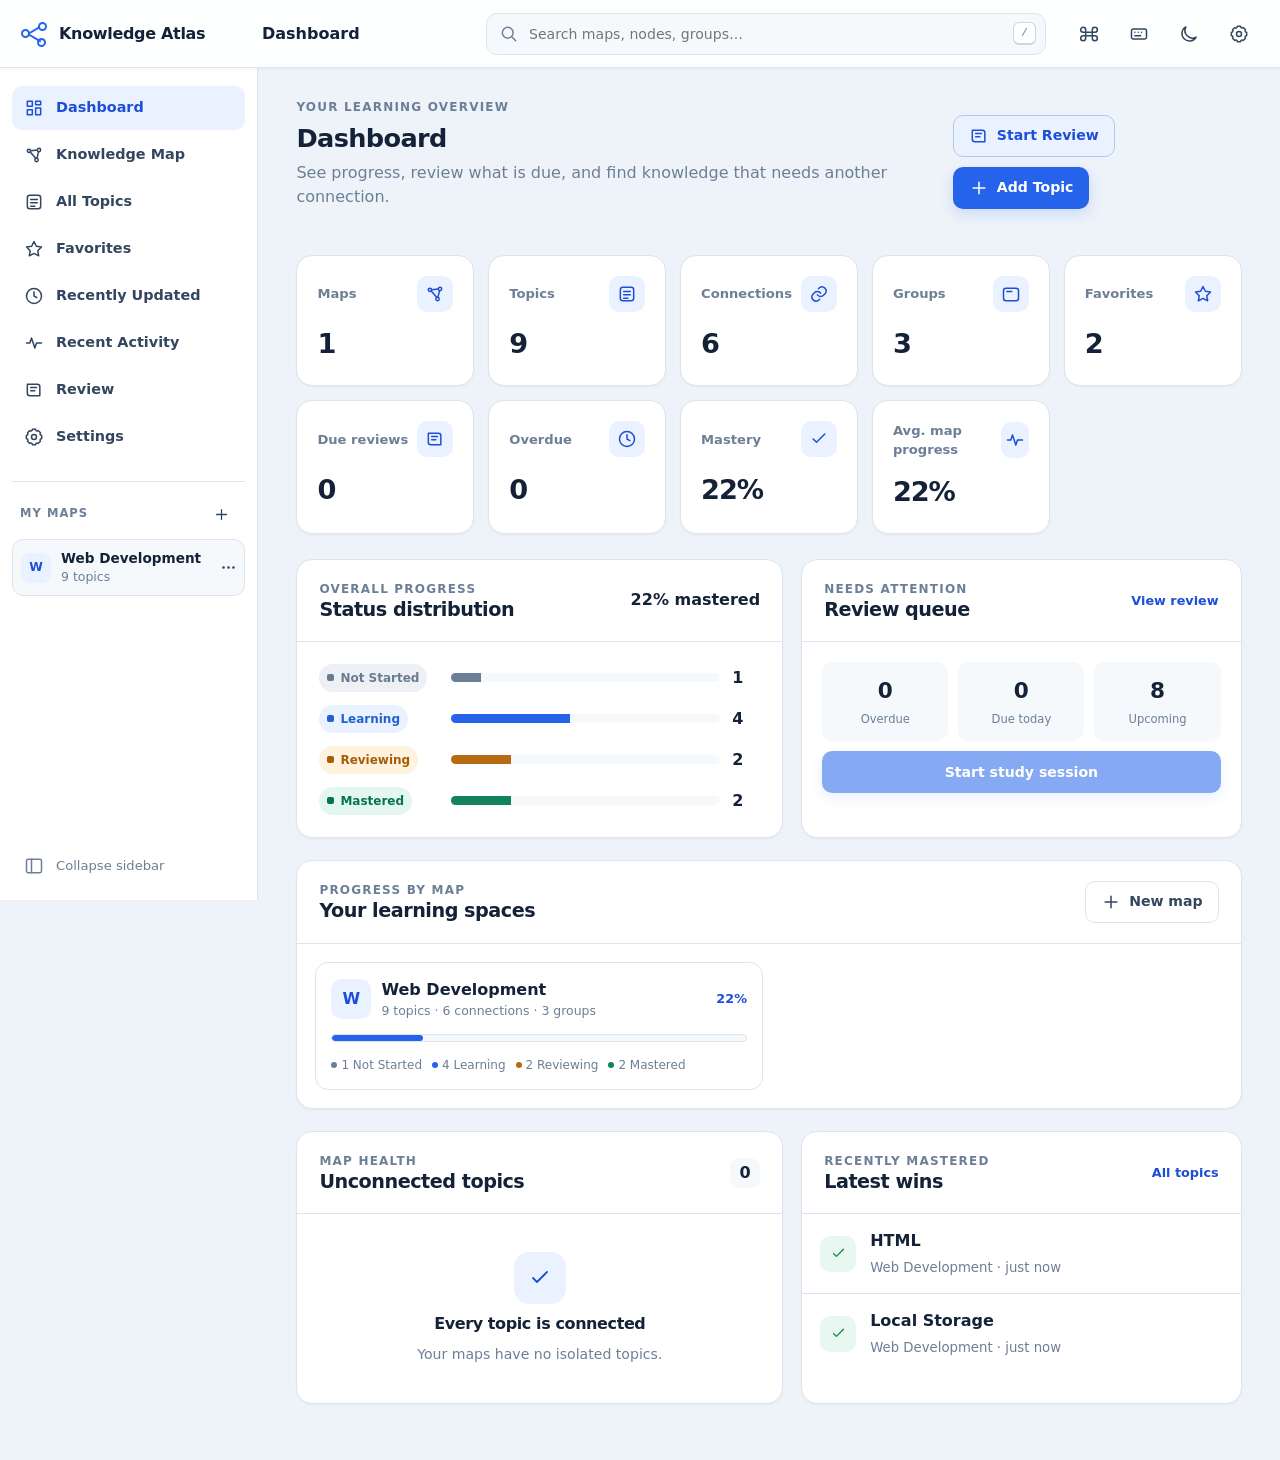
<file: index.html>
<!doctype html><html lang="en" data-theme="light"><head><meta charset="utf-8"><meta name="viewport" content="width=device-width,initial-scale=1"><meta name="description" content="A private, offline-first visual workspace for organizing what you learn."><title>Knowledge Atlas</title><script src="assets/js/core/theme-boot.js"></script><link rel="stylesheet" href="assets/css/base/reset.css"><link rel="stylesheet" href="assets/css/base/variables.css"><link rel="stylesheet" href="assets/css/base/typography.css"><style>.entry{min-height:100vh;display:grid;place-items:center;padding:24px;background:var(--bg)}.entry__card{display:grid;place-items:center;gap:14px;padding:32px 38px;border:1px solid var(--border);border-radius:18px;background:var(--surface);box-shadow:var(--shadow-sm);text-align:center}.entry__mark{position:relative;width:46px;height:46px}.entry__mark i{position:absolute;width:14px;height:14px;border:3px solid var(--accent);border-radius:50%;background:var(--surface)}.entry__mark i:nth-child(1){left:0;top:16px}.entry__mark i:nth-child(2){right:0;top:2px}.entry__mark i:nth-child(3){right:2px;bottom:0}.entry__mark:before,.entry__mark:after{content:"";position:absolute;left:12px;top:22px;width:27px;height:3px;background:var(--accent);transform-origin:left}.entry__mark:before{transform:rotate(-31deg)}.entry__mark:after{transform:rotate(30deg)}.entry p{color:var(--text-muted)}</style></head><body data-page="index"><main class="entry"><div class="entry__card"><span class="entry__mark" aria-hidden="true"><i></i><i></i><i></i></span><h1>Knowledge Atlas</h1><p>Opening your learning workspace…</p></div></main><script defer src="assets/js/core/constants.js"></script><script defer src="assets/js/core/helpers.js"></script><script defer src="assets/js/core/validators.js"></script><script defer src="assets/js/core/storage.js"></script><script defer src="assets/js/core/state.js"></script><script defer src="assets/js/core/router.js"></script><script defer src="assets/js/features/theme/theme-manager.js"></script><script defer src="assets/js/pages/index-page.js"></script><script defer src="assets/js/core/app.js"></script></body></html>
</file>
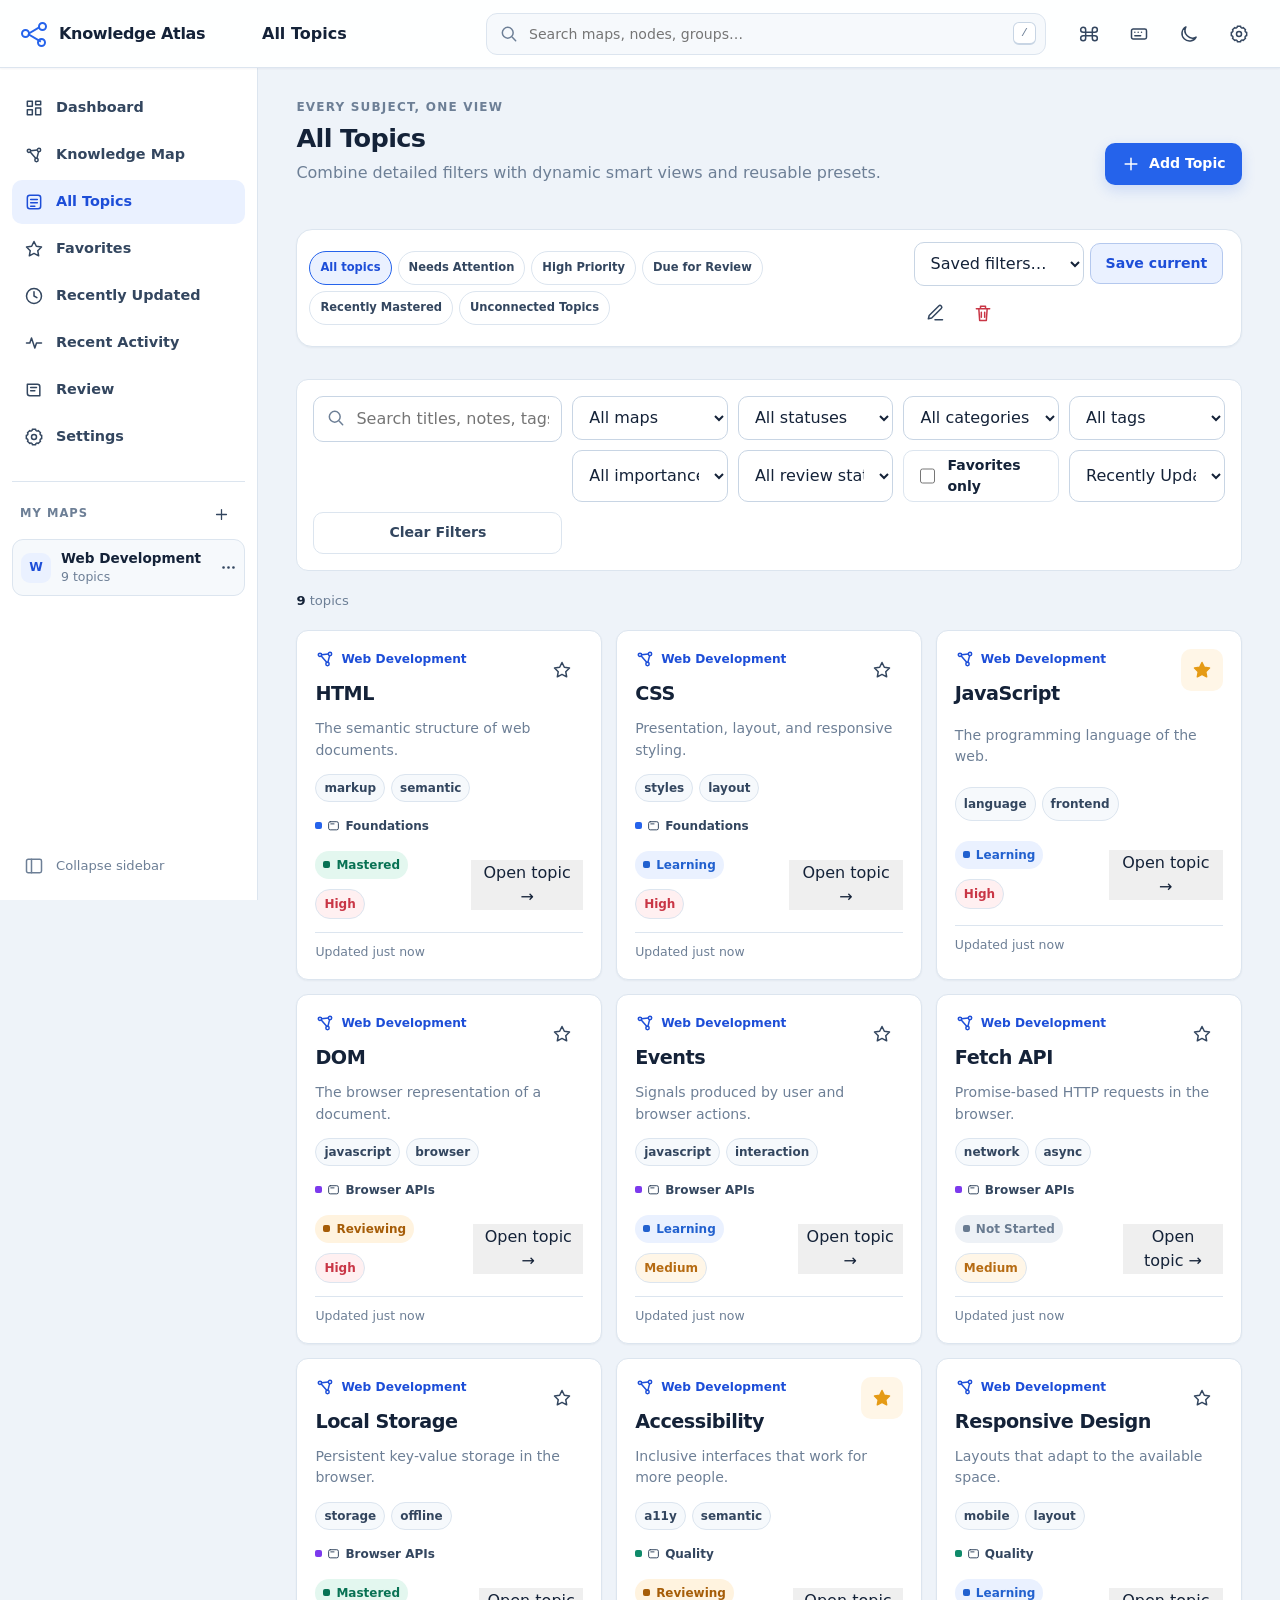
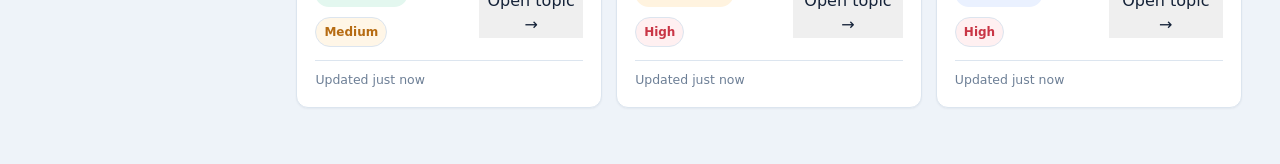
<file: pages/all-topics.html>
<!doctype html><html lang="en" data-theme="light"><head><meta charset="utf-8"><meta name="viewport" content="width=device-width,initial-scale=1"><meta name="description" content="Search, filter, and sort every topic in your knowledge maps."><title>All Topics · Knowledge Atlas</title><script src="../assets/js/core/theme-boot.js"></script>
<link rel="stylesheet" href="../assets/css/base/reset.css"><link rel="stylesheet" href="../assets/css/base/variables.css"><link rel="stylesheet" href="../assets/css/base/typography.css"><link rel="stylesheet" href="../assets/css/base/utilities.css"><link rel="stylesheet" href="../assets/css/layout/app-shell.css"><link rel="stylesheet" href="../assets/css/layout/navbar.css"><link rel="stylesheet" href="../assets/css/layout/sidebar.css"><link rel="stylesheet" href="../assets/css/layout/responsive-layout.css"><link rel="stylesheet" href="../assets/css/components/buttons.css"><link rel="stylesheet" href="../assets/css/components/cards.css"><link rel="stylesheet" href="../assets/css/components/forms.css"><link rel="stylesheet" href="../assets/css/components/modals.css"><link rel="stylesheet" href="../assets/css/components/dropdowns.css"><link rel="stylesheet" href="../assets/css/components/badges.css"><link rel="stylesheet" href="../assets/css/components/toasts.css"><link rel="stylesheet" href="../assets/css/components/search.css"><link rel="stylesheet" href="../assets/css/components/empty-states.css"><link rel="stylesheet" href="../assets/css/components/tooltips.css"><link rel="stylesheet" href="../assets/css/pages/all-topics.css"><link rel="stylesheet" href="../assets/css/responsive/mobile.css"><link rel="stylesheet" href="../assets/css/responsive/tablet.css"><link rel="stylesheet" href="../assets/css/responsive/desktop.css"></head><body data-page="all-topics"><header id="app-navbar"></header><aside id="app-sidebar"></aside><main id="page-content" class="page-main"></main>
<script defer src="../assets/js/core/constants.js"></script><script defer src="../assets/js/core/helpers.js"></script><script defer src="../assets/js/core/validators.js"></script><script defer src="../assets/js/core/storage.js"></script><script defer src="../assets/js/core/state.js"></script><script defer src="../assets/js/core/router.js"></script><script defer src="../assets/js/features/theme/theme-manager.js"></script><script defer src="../assets/js/features/activity/activity-manager.js"></script><script defer src="../assets/js/features/progress/progress-calculator.js"></script><script defer src="../assets/js/features/categories/category-manager.js"></script><script defer src="../assets/js/features/tags/tag-manager.js"></script><script defer src="../assets/js/features/maps/map-storage.js"></script><script defer src="../assets/js/features/maps/map-manager.js"></script><script defer src="../assets/js/features/maps/map-actions.js"></script><script defer src="../assets/js/features/nodes/node-manager.js"></script><script defer src="../assets/js/features/nodes/node-filters.js"></script><script defer src="../assets/js/features/nodes/node-actions.js"></script><script defer src="../assets/js/features/connections/connection-manager.js"></script><script defer src="../assets/js/features/connections/connection-actions.js"></script><script defer src="../assets/js/features/search/global-search.js"></script><script defer src="../assets/js/components/modal.js"></script><script defer src="../assets/js/components/toast.js"></script><script defer src="../assets/js/components/empty-state.js"></script><script defer src="../assets/js/components/dropdown.js"></script><script defer src="../assets/js/components/search.js"></script><script defer src="../assets/js/components/navbar.js"></script><script defer src="../assets/js/components/sidebar.js"></script><script defer src="../assets/js/pages/all-topics-page.js"></script><script defer src="../assets/js/core/app.js"></script></body></html>
</file>
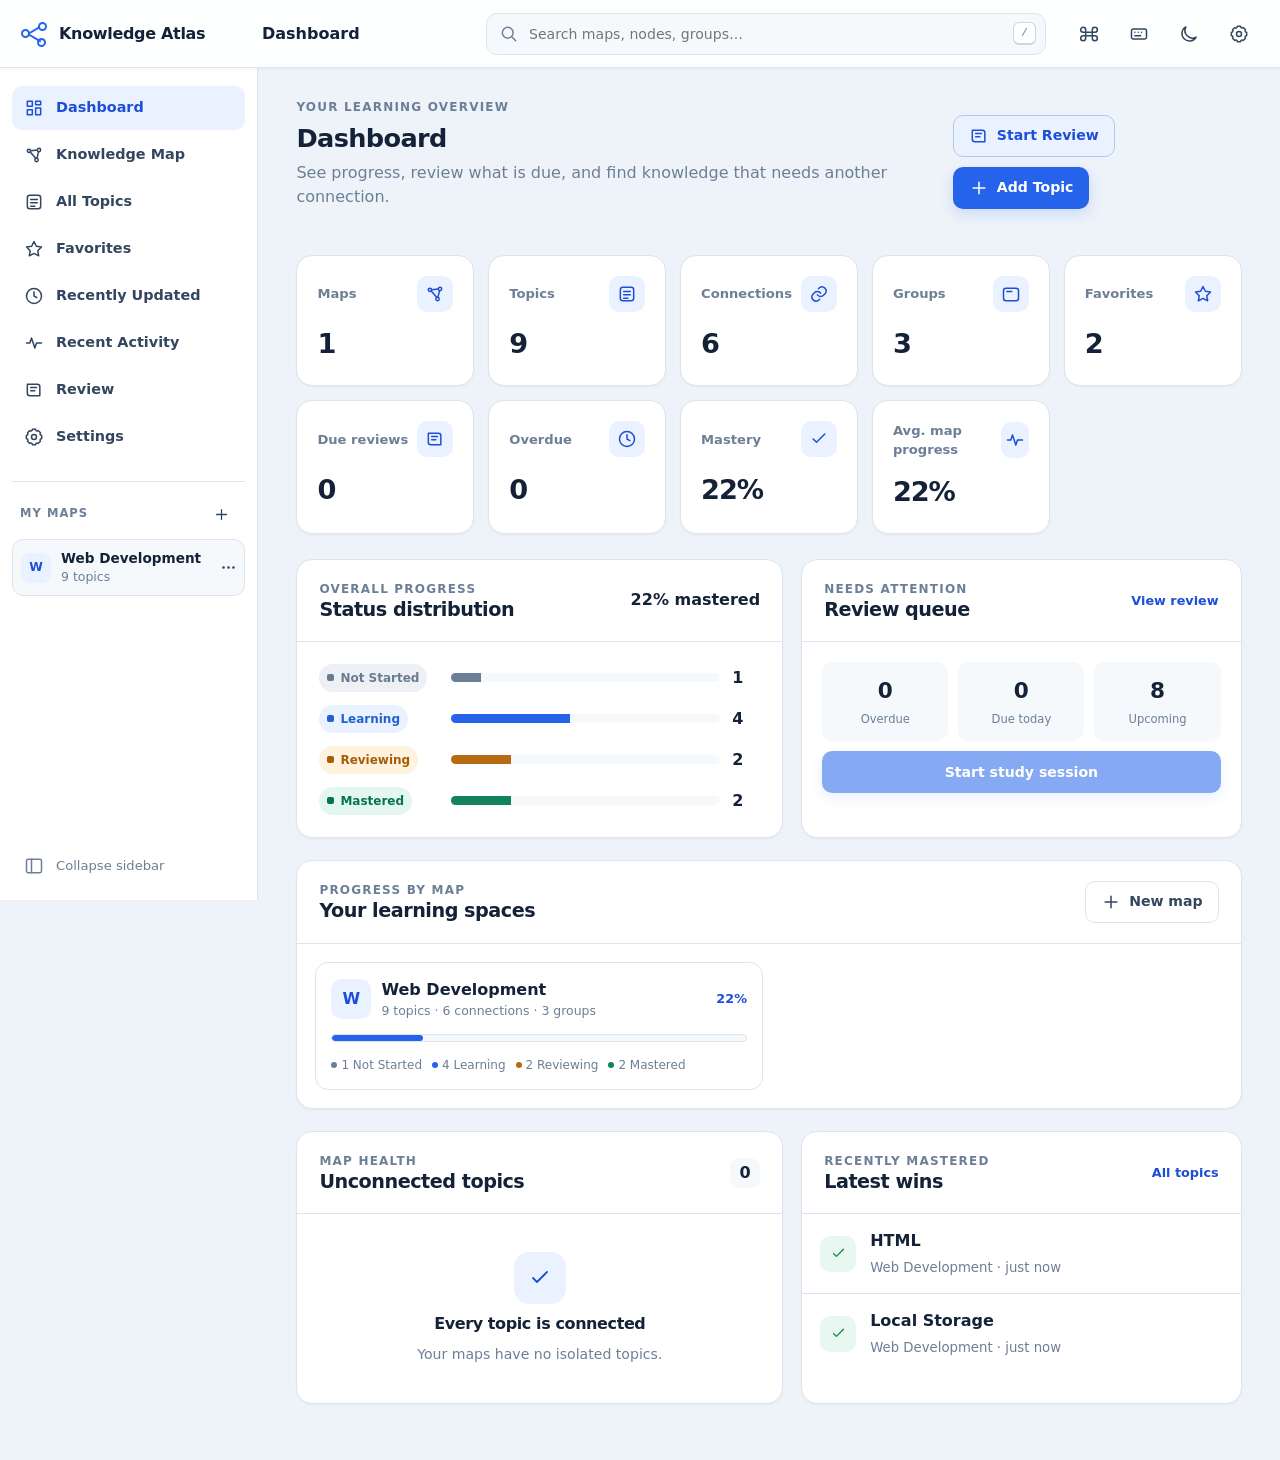
<file: pages/dashboard.html>
<!doctype html><html lang="en" data-theme="light"><head><meta charset="utf-8"><meta name="viewport" content="width=device-width,initial-scale=1"><meta name="description" content="Review learning progress across every knowledge map."><title>Dashboard · Knowledge Atlas</title><script src="../assets/js/core/theme-boot.js"></script>
<link rel="stylesheet" href="../assets/css/base/reset.css"><link rel="stylesheet" href="../assets/css/base/variables.css"><link rel="stylesheet" href="../assets/css/base/typography.css"><link rel="stylesheet" href="../assets/css/base/utilities.css"><link rel="stylesheet" href="../assets/css/layout/app-shell.css"><link rel="stylesheet" href="../assets/css/layout/navbar.css"><link rel="stylesheet" href="../assets/css/layout/sidebar.css"><link rel="stylesheet" href="../assets/css/layout/inspector.css"><link rel="stylesheet" href="../assets/css/layout/responsive-layout.css"><link rel="stylesheet" href="../assets/css/components/buttons.css"><link rel="stylesheet" href="../assets/css/components/cards.css"><link rel="stylesheet" href="../assets/css/components/forms.css"><link rel="stylesheet" href="../assets/css/components/modals.css"><link rel="stylesheet" href="../assets/css/components/dropdowns.css"><link rel="stylesheet" href="../assets/css/components/badges.css"><link rel="stylesheet" href="../assets/css/components/toasts.css"><link rel="stylesheet" href="../assets/css/components/search.css"><link rel="stylesheet" href="../assets/css/components/empty-states.css"><link rel="stylesheet" href="../assets/css/components/progress.css"><link rel="stylesheet" href="../assets/css/components/tooltips.css"><link rel="stylesheet" href="../assets/css/pages/dashboard.css"><link rel="stylesheet" href="../assets/css/responsive/mobile.css"><link rel="stylesheet" href="../assets/css/responsive/tablet.css"><link rel="stylesheet" href="../assets/css/responsive/desktop.css"></head><body data-page="dashboard"><header id="app-navbar"></header><aside id="app-sidebar"></aside><main id="page-content" class="page-main"></main>
<script defer src="../assets/js/core/constants.js"></script><script defer src="../assets/js/core/helpers.js"></script><script defer src="../assets/js/core/validators.js"></script><script defer src="../assets/js/core/storage.js"></script><script defer src="../assets/js/core/state.js"></script><script defer src="../assets/js/core/router.js"></script><script defer src="../assets/js/features/theme/theme-manager.js"></script><script defer src="../assets/js/features/activity/activity-manager.js"></script><script defer src="../assets/js/features/progress/progress-calculator.js"></script><script defer src="../assets/js/features/categories/category-manager.js"></script><script defer src="../assets/js/features/tags/tag-manager.js"></script><script defer src="../assets/js/features/maps/map-storage.js"></script><script defer src="../assets/js/features/maps/map-manager.js"></script><script defer src="../assets/js/features/maps/map-actions.js"></script><script defer src="../assets/js/features/nodes/node-manager.js"></script><script defer src="../assets/js/features/nodes/node-filters.js"></script><script defer src="../assets/js/features/nodes/node-actions.js"></script><script defer src="../assets/js/features/connections/connection-manager.js"></script><script defer src="../assets/js/features/connections/connection-actions.js"></script><script defer src="../assets/js/features/search/global-search.js"></script><script defer src="../assets/js/components/modal.js"></script><script defer src="../assets/js/components/toast.js"></script><script defer src="../assets/js/components/empty-state.js"></script><script defer src="../assets/js/components/dropdown.js"></script><script defer src="../assets/js/components/search.js"></script><script defer src="../assets/js/components/navbar.js"></script><script defer src="../assets/js/components/sidebar.js"></script><script defer src="../assets/js/pages/dashboard-page.js"></script><script defer src="../assets/js/core/app.js"></script></body></html>
</file>
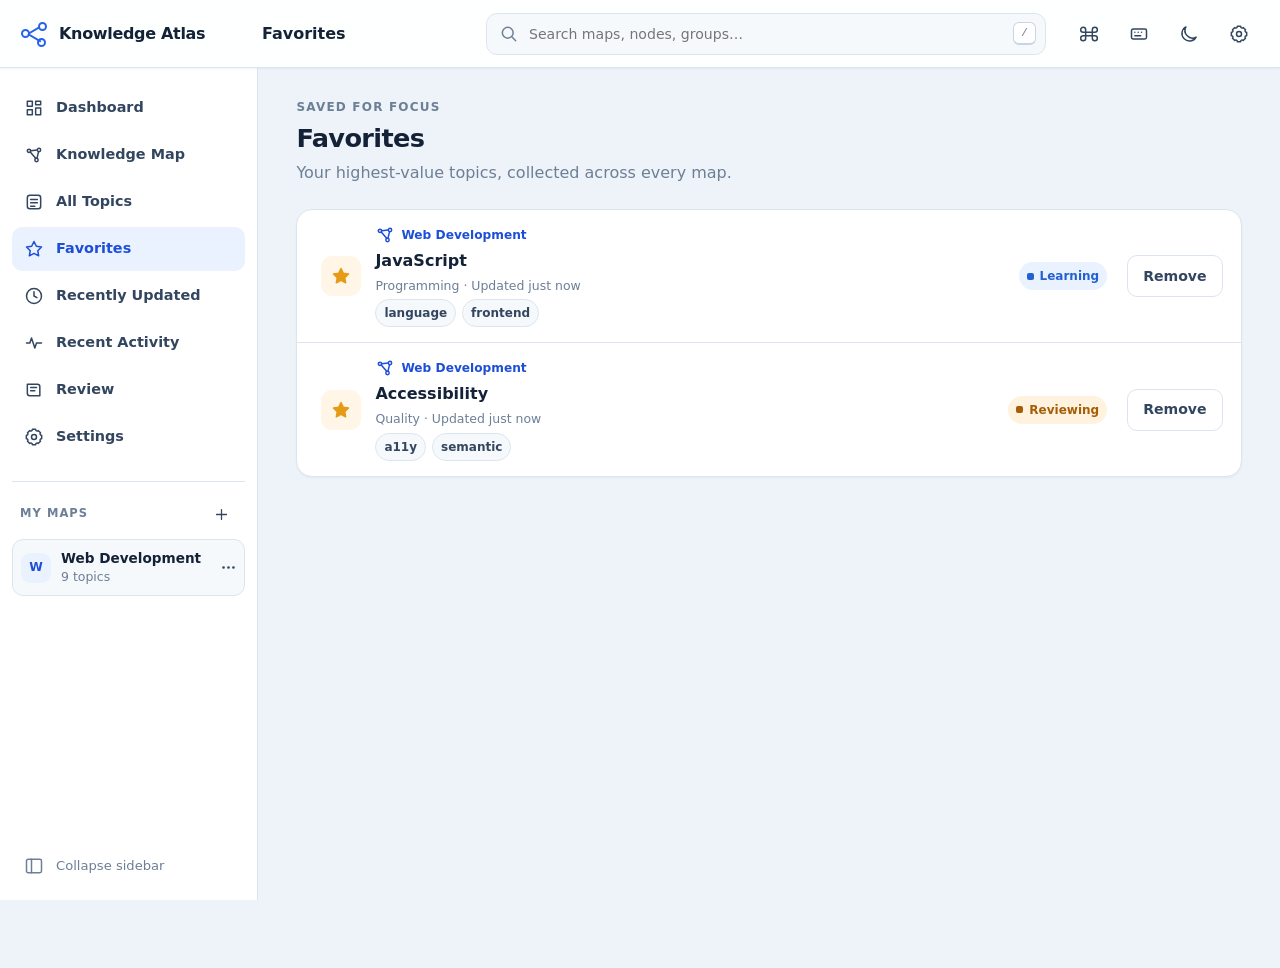
<file: pages/favorites.html>
<!doctype html><html lang="en" data-theme="light"><head><meta charset="utf-8"><meta name="viewport" content="width=device-width,initial-scale=1"><meta name="description" content="Review favorite topics across your knowledge maps."><title>Favorites · Knowledge Atlas</title><script src="../assets/js/core/theme-boot.js"></script>
<link rel="stylesheet" href="../assets/css/base/reset.css"><link rel="stylesheet" href="../assets/css/base/variables.css"><link rel="stylesheet" href="../assets/css/base/typography.css"><link rel="stylesheet" href="../assets/css/base/utilities.css"><link rel="stylesheet" href="../assets/css/layout/app-shell.css"><link rel="stylesheet" href="../assets/css/layout/navbar.css"><link rel="stylesheet" href="../assets/css/layout/sidebar.css"><link rel="stylesheet" href="../assets/css/layout/responsive-layout.css"><link rel="stylesheet" href="../assets/css/components/buttons.css"><link rel="stylesheet" href="../assets/css/components/cards.css"><link rel="stylesheet" href="../assets/css/components/forms.css"><link rel="stylesheet" href="../assets/css/components/modals.css"><link rel="stylesheet" href="../assets/css/components/dropdowns.css"><link rel="stylesheet" href="../assets/css/components/badges.css"><link rel="stylesheet" href="../assets/css/components/toasts.css"><link rel="stylesheet" href="../assets/css/components/search.css"><link rel="stylesheet" href="../assets/css/components/empty-states.css"><link rel="stylesheet" href="../assets/css/components/tooltips.css"><link rel="stylesheet" href="../assets/css/pages/favorites.css"><link rel="stylesheet" href="../assets/css/responsive/mobile.css"><link rel="stylesheet" href="../assets/css/responsive/tablet.css"><link rel="stylesheet" href="../assets/css/responsive/desktop.css"></head><body data-page="favorites"><header id="app-navbar"></header><aside id="app-sidebar"></aside><main id="page-content" class="page-main"></main>
<script defer src="../assets/js/core/constants.js"></script><script defer src="../assets/js/core/helpers.js"></script><script defer src="../assets/js/core/validators.js"></script><script defer src="../assets/js/core/storage.js"></script><script defer src="../assets/js/core/state.js"></script><script defer src="../assets/js/core/router.js"></script><script defer src="../assets/js/features/theme/theme-manager.js"></script><script defer src="../assets/js/features/activity/activity-manager.js"></script><script defer src="../assets/js/features/progress/progress-calculator.js"></script><script defer src="../assets/js/features/categories/category-manager.js"></script><script defer src="../assets/js/features/tags/tag-manager.js"></script><script defer src="../assets/js/features/maps/map-storage.js"></script><script defer src="../assets/js/features/maps/map-manager.js"></script><script defer src="../assets/js/features/maps/map-actions.js"></script><script defer src="../assets/js/features/nodes/node-manager.js"></script><script defer src="../assets/js/features/nodes/node-filters.js"></script><script defer src="../assets/js/features/nodes/node-actions.js"></script><script defer src="../assets/js/features/connections/connection-manager.js"></script><script defer src="../assets/js/features/connections/connection-actions.js"></script><script defer src="../assets/js/features/search/global-search.js"></script><script defer src="../assets/js/components/modal.js"></script><script defer src="../assets/js/components/toast.js"></script><script defer src="../assets/js/components/empty-state.js"></script><script defer src="../assets/js/components/dropdown.js"></script><script defer src="../assets/js/components/search.js"></script><script defer src="../assets/js/components/navbar.js"></script><script defer src="../assets/js/components/sidebar.js"></script><script defer src="../assets/js/pages/favorites-page.js"></script><script defer src="../assets/js/core/app.js"></script></body></html>
</file>
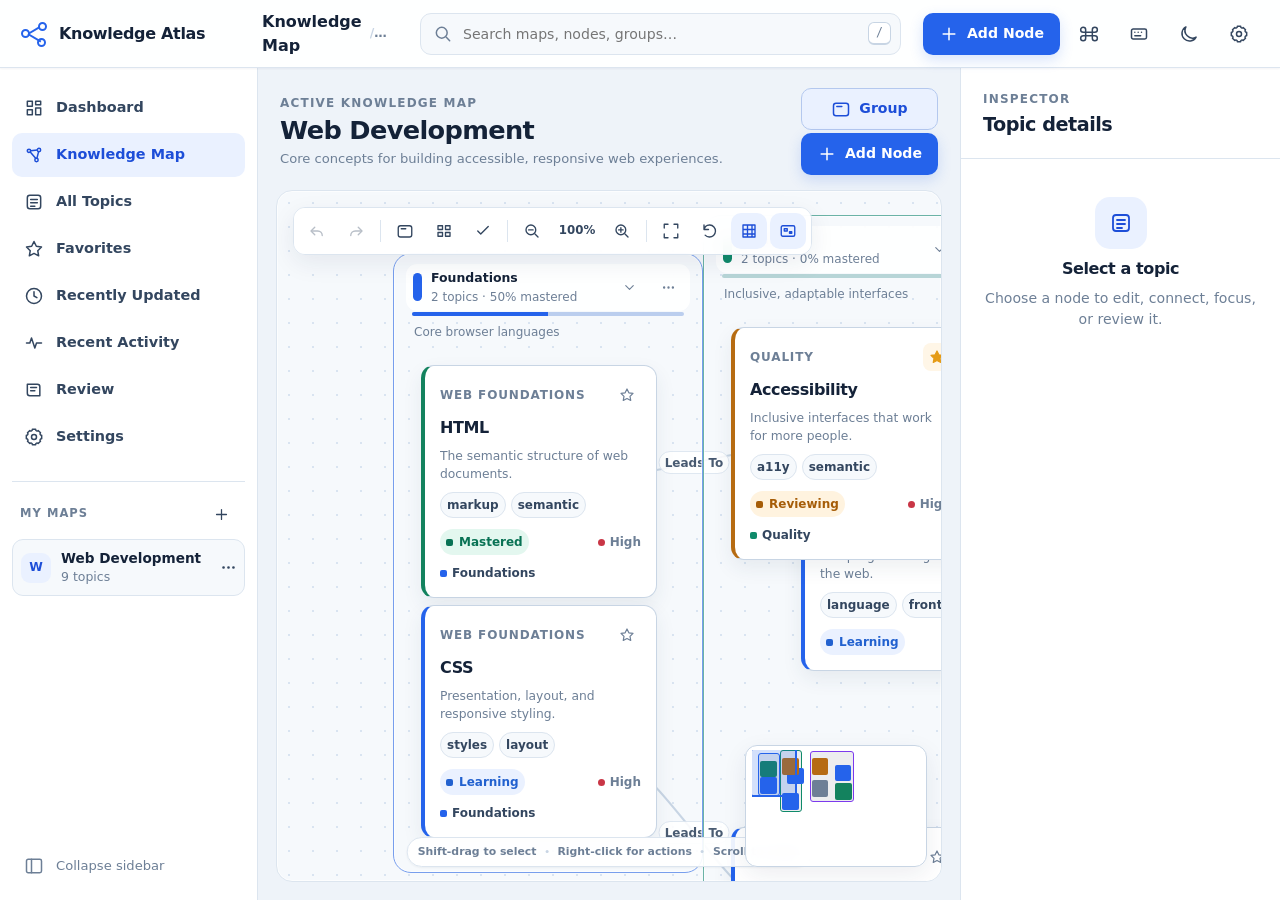
<file: pages/knowledge-map.html>
<!doctype html>
<html lang="en" data-theme="light">
<head>
  <meta charset="utf-8">
  <meta name="viewport" content="width=device-width,initial-scale=1">
  <meta name="description" content="Build visual knowledge maps, connect ideas, and track learning progress.">
  <title>Knowledge Map · Knowledge Atlas</title>
  <link rel="icon" href="../assets/icons/favicon.svg" type="image/svg+xml">
  <script src="../assets/js/core/theme-boot.js"></script>
  <link rel="stylesheet" href="../assets/css/base/reset.css"><link rel="stylesheet" href="../assets/css/base/variables.css"><link rel="stylesheet" href="../assets/css/base/typography.css"><link rel="stylesheet" href="../assets/css/base/utilities.css">
  <link rel="stylesheet" href="../assets/css/layout/app-shell.css"><link rel="stylesheet" href="../assets/css/layout/navbar.css"><link rel="stylesheet" href="../assets/css/layout/sidebar.css"><link rel="stylesheet" href="../assets/css/layout/inspector.css"><link rel="stylesheet" href="../assets/css/layout/responsive-layout.css">
  <link rel="stylesheet" href="../assets/css/components/buttons.css"><link rel="stylesheet" href="../assets/css/components/cards.css"><link rel="stylesheet" href="../assets/css/components/forms.css"><link rel="stylesheet" href="../assets/css/components/modals.css"><link rel="stylesheet" href="../assets/css/components/dropdowns.css"><link rel="stylesheet" href="../assets/css/components/badges.css"><link rel="stylesheet" href="../assets/css/components/toasts.css"><link rel="stylesheet" href="../assets/css/components/search.css"><link rel="stylesheet" href="../assets/css/components/empty-states.css"><link rel="stylesheet" href="../assets/css/components/progress.css"><link rel="stylesheet" href="../assets/css/components/tooltips.css">
  <link rel="stylesheet" href="../assets/css/pages/knowledge-map.css"><link rel="stylesheet" href="../assets/css/responsive/mobile.css"><link rel="stylesheet" href="../assets/css/responsive/tablet.css"><link rel="stylesheet" href="../assets/css/responsive/desktop.css">
</head>
<body class="knowledge-map-page" data-page="knowledge-map">
  <header id="app-navbar"></header>
  <aside id="app-sidebar"></aside>
  <main id="page-content" class="page-main"></main>
  <aside id="app-inspector" aria-label="Topic inspector"></aside>
  <script defer src="../assets/js/core/constants.js"></script><script defer src="../assets/js/core/helpers.js"></script><script defer src="../assets/js/core/validators.js"></script><script defer src="../assets/js/core/storage.js"></script><script defer src="../assets/js/core/state.js"></script><script defer src="../assets/js/core/router.js"></script>
  <script defer src="../assets/js/features/theme/theme-manager.js"></script><script defer src="../assets/js/features/activity/activity-manager.js"></script><script defer src="../assets/js/features/progress/progress-calculator.js"></script><script defer src="../assets/js/features/categories/category-manager.js"></script><script defer src="../assets/js/features/tags/tag-manager.js"></script>
  <script defer src="../assets/js/features/maps/map-storage.js"></script><script defer src="../assets/js/features/maps/map-manager.js"></script><script defer src="../assets/js/features/maps/map-actions.js"></script><script defer src="../assets/js/features/nodes/node-manager.js"></script><script defer src="../assets/js/features/nodes/node-filters.js"></script><script defer src="../assets/js/features/nodes/node-actions.js"></script><script defer src="../assets/js/features/nodes/node-renderer.js"></script><script defer src="../assets/js/features/nodes/node-drag.js"></script><script defer src="../assets/js/features/connections/connection-manager.js"></script><script defer src="../assets/js/features/connections/connection-actions.js"></script><script defer src="../assets/js/features/connections/connection-renderer.js"></script><script defer src="../assets/js/features/canvas/canvas-controller.js"></script><script defer src="../assets/js/features/canvas/pan.js"></script><script defer src="../assets/js/features/canvas/zoom.js"></script><script defer src="../assets/js/features/canvas/grid.js"></script><script defer src="../assets/js/features/search/global-search.js"></script>
  <script defer src="../assets/js/components/modal.js"></script><script defer src="../assets/js/components/toast.js"></script><script defer src="../assets/js/components/empty-state.js"></script><script defer src="../assets/js/components/dropdown.js"></script><script defer src="../assets/js/components/search.js"></script><script defer src="../assets/js/components/navbar.js"></script><script defer src="../assets/js/components/sidebar.js"></script><script defer src="../assets/js/components/inspector.js"></script><script defer src="../assets/js/core/webmcp.js"></script>
  <script defer src="../assets/js/pages/knowledge-map-page.js"></script><script defer src="../assets/js/core/app.js"></script>
</body>
</html>
</file>
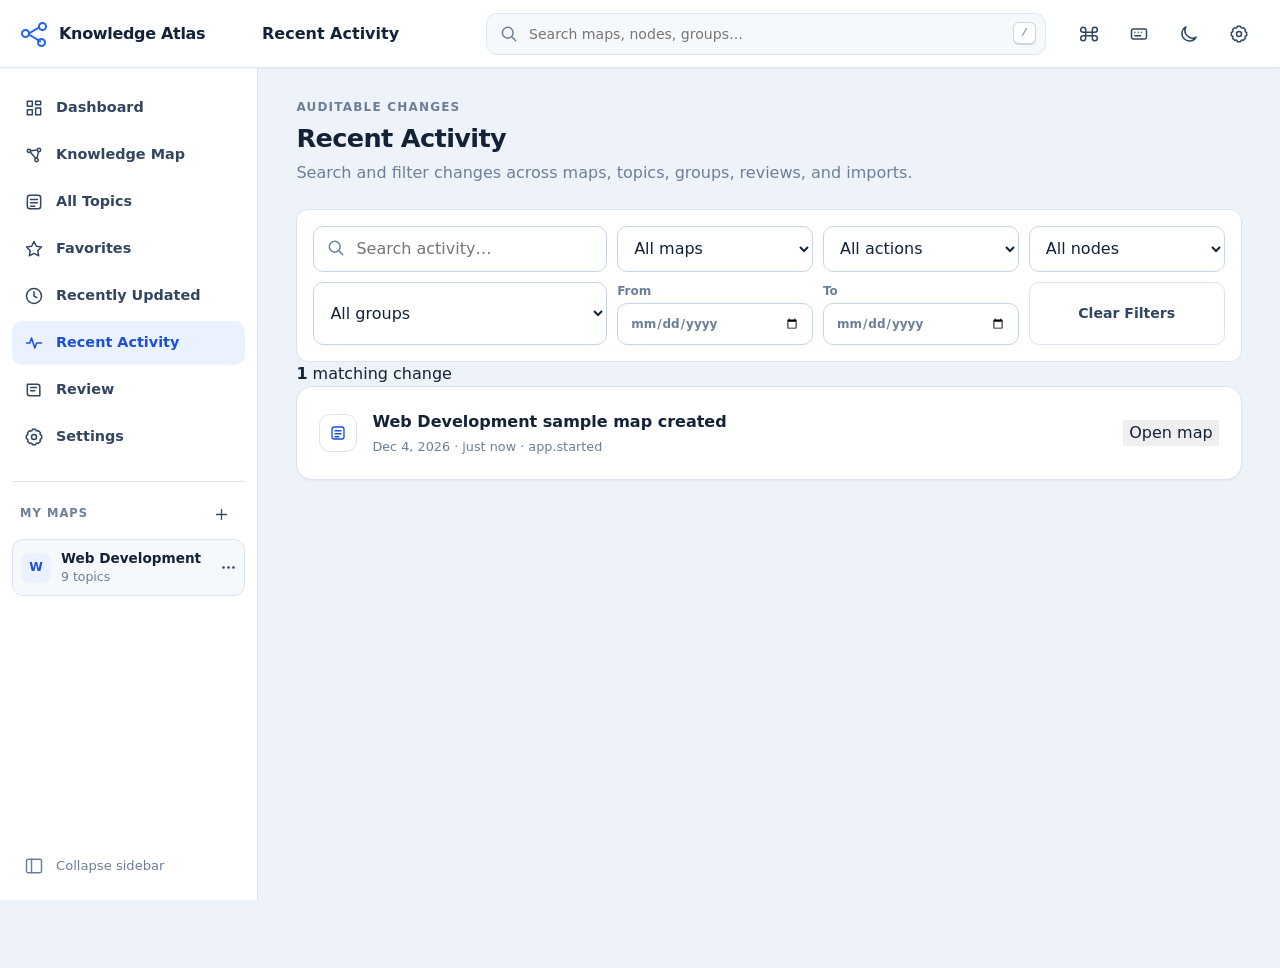
<file: pages/recent-activity.html>
<!doctype html><html lang="en" data-theme="light"><head><meta charset="utf-8"><meta name="viewport" content="width=device-width,initial-scale=1"><meta name="description" content="Review recent changes in your learning workspace."><title>Recent Activity · Knowledge Atlas</title><script src="../assets/js/core/theme-boot.js"></script>
<link rel="stylesheet" href="../assets/css/base/reset.css"><link rel="stylesheet" href="../assets/css/base/variables.css"><link rel="stylesheet" href="../assets/css/base/typography.css"><link rel="stylesheet" href="../assets/css/base/utilities.css"><link rel="stylesheet" href="../assets/css/layout/app-shell.css"><link rel="stylesheet" href="../assets/css/layout/navbar.css"><link rel="stylesheet" href="../assets/css/layout/sidebar.css"><link rel="stylesheet" href="../assets/css/layout/responsive-layout.css"><link rel="stylesheet" href="../assets/css/components/buttons.css"><link rel="stylesheet" href="../assets/css/components/cards.css"><link rel="stylesheet" href="../assets/css/components/forms.css"><link rel="stylesheet" href="../assets/css/components/modals.css"><link rel="stylesheet" href="../assets/css/components/dropdowns.css"><link rel="stylesheet" href="../assets/css/components/badges.css"><link rel="stylesheet" href="../assets/css/components/toasts.css"><link rel="stylesheet" href="../assets/css/components/search.css"><link rel="stylesheet" href="../assets/css/components/empty-states.css"><link rel="stylesheet" href="../assets/css/components/tooltips.css"><link rel="stylesheet" href="../assets/css/pages/recent-activity.css"><link rel="stylesheet" href="../assets/css/responsive/mobile.css"><link rel="stylesheet" href="../assets/css/responsive/tablet.css"><link rel="stylesheet" href="../assets/css/responsive/desktop.css"></head><body data-page="recent-activity"><header id="app-navbar"></header><aside id="app-sidebar"></aside><main id="page-content" class="page-main"></main>
<script defer src="../assets/js/core/constants.js"></script><script defer src="../assets/js/core/helpers.js"></script><script defer src="../assets/js/core/validators.js"></script><script defer src="../assets/js/core/storage.js"></script><script defer src="../assets/js/core/state.js"></script><script defer src="../assets/js/core/router.js"></script><script defer src="../assets/js/features/theme/theme-manager.js"></script><script defer src="../assets/js/features/activity/activity-manager.js"></script><script defer src="../assets/js/features/progress/progress-calculator.js"></script><script defer src="../assets/js/features/categories/category-manager.js"></script><script defer src="../assets/js/features/tags/tag-manager.js"></script><script defer src="../assets/js/features/maps/map-storage.js"></script><script defer src="../assets/js/features/maps/map-manager.js"></script><script defer src="../assets/js/features/maps/map-actions.js"></script><script defer src="../assets/js/features/nodes/node-manager.js"></script><script defer src="../assets/js/features/nodes/node-filters.js"></script><script defer src="../assets/js/features/nodes/node-actions.js"></script><script defer src="../assets/js/features/connections/connection-manager.js"></script><script defer src="../assets/js/features/connections/connection-actions.js"></script><script defer src="../assets/js/features/search/global-search.js"></script><script defer src="../assets/js/components/modal.js"></script><script defer src="../assets/js/components/toast.js"></script><script defer src="../assets/js/components/empty-state.js"></script><script defer src="../assets/js/components/dropdown.js"></script><script defer src="../assets/js/components/search.js"></script><script defer src="../assets/js/components/navbar.js"></script><script defer src="../assets/js/components/sidebar.js"></script><script defer src="../assets/js/pages/recent-activity-page.js"></script><script defer src="../assets/js/core/app.js"></script></body></html>
</file>
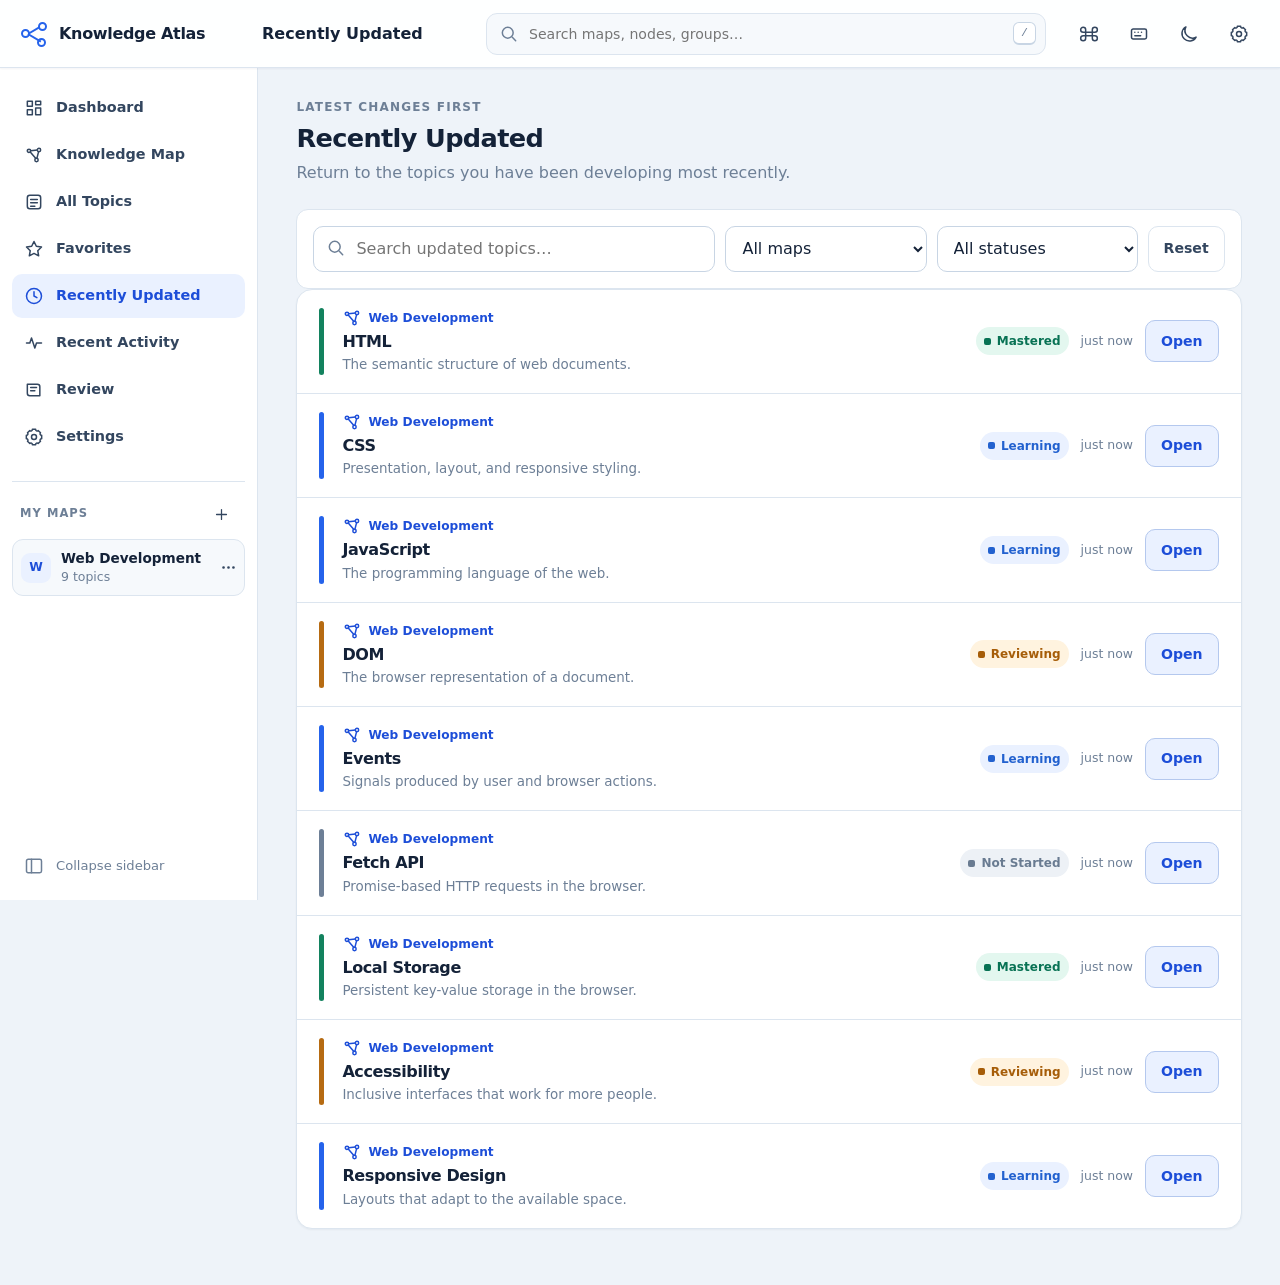
<file: pages/recently-updated.html>
<!doctype html><html lang="en" data-theme="light"><head><meta charset="utf-8"><meta name="viewport" content="width=device-width,initial-scale=1"><meta name="description" content="Return to recently changed learning topics."><title>Recently Updated · Knowledge Atlas</title><script src="../assets/js/core/theme-boot.js"></script>
<link rel="stylesheet" href="../assets/css/base/reset.css"><link rel="stylesheet" href="../assets/css/base/variables.css"><link rel="stylesheet" href="../assets/css/base/typography.css"><link rel="stylesheet" href="../assets/css/base/utilities.css"><link rel="stylesheet" href="../assets/css/layout/app-shell.css"><link rel="stylesheet" href="../assets/css/layout/navbar.css"><link rel="stylesheet" href="../assets/css/layout/sidebar.css"><link rel="stylesheet" href="../assets/css/layout/responsive-layout.css"><link rel="stylesheet" href="../assets/css/components/buttons.css"><link rel="stylesheet" href="../assets/css/components/cards.css"><link rel="stylesheet" href="../assets/css/components/forms.css"><link rel="stylesheet" href="../assets/css/components/modals.css"><link rel="stylesheet" href="../assets/css/components/dropdowns.css"><link rel="stylesheet" href="../assets/css/components/badges.css"><link rel="stylesheet" href="../assets/css/components/toasts.css"><link rel="stylesheet" href="../assets/css/components/search.css"><link rel="stylesheet" href="../assets/css/components/empty-states.css"><link rel="stylesheet" href="../assets/css/components/tooltips.css"><link rel="stylesheet" href="../assets/css/pages/recently-updated.css"><link rel="stylesheet" href="../assets/css/responsive/mobile.css"><link rel="stylesheet" href="../assets/css/responsive/tablet.css"><link rel="stylesheet" href="../assets/css/responsive/desktop.css"></head><body data-page="recently-updated"><header id="app-navbar"></header><aside id="app-sidebar"></aside><main id="page-content" class="page-main"></main>
<script defer src="../assets/js/core/constants.js"></script><script defer src="../assets/js/core/helpers.js"></script><script defer src="../assets/js/core/validators.js"></script><script defer src="../assets/js/core/storage.js"></script><script defer src="../assets/js/core/state.js"></script><script defer src="../assets/js/core/router.js"></script><script defer src="../assets/js/features/theme/theme-manager.js"></script><script defer src="../assets/js/features/activity/activity-manager.js"></script><script defer src="../assets/js/features/progress/progress-calculator.js"></script><script defer src="../assets/js/features/categories/category-manager.js"></script><script defer src="../assets/js/features/tags/tag-manager.js"></script><script defer src="../assets/js/features/maps/map-storage.js"></script><script defer src="../assets/js/features/maps/map-manager.js"></script><script defer src="../assets/js/features/maps/map-actions.js"></script><script defer src="../assets/js/features/nodes/node-manager.js"></script><script defer src="../assets/js/features/nodes/node-filters.js"></script><script defer src="../assets/js/features/nodes/node-actions.js"></script><script defer src="../assets/js/features/connections/connection-manager.js"></script><script defer src="../assets/js/features/connections/connection-actions.js"></script><script defer src="../assets/js/features/search/global-search.js"></script><script defer src="../assets/js/components/modal.js"></script><script defer src="../assets/js/components/toast.js"></script><script defer src="../assets/js/components/empty-state.js"></script><script defer src="../assets/js/components/dropdown.js"></script><script defer src="../assets/js/components/search.js"></script><script defer src="../assets/js/components/navbar.js"></script><script defer src="../assets/js/components/sidebar.js"></script><script defer src="../assets/js/pages/recently-updated-page.js"></script><script defer src="../assets/js/core/app.js"></script></body></html>
</file>
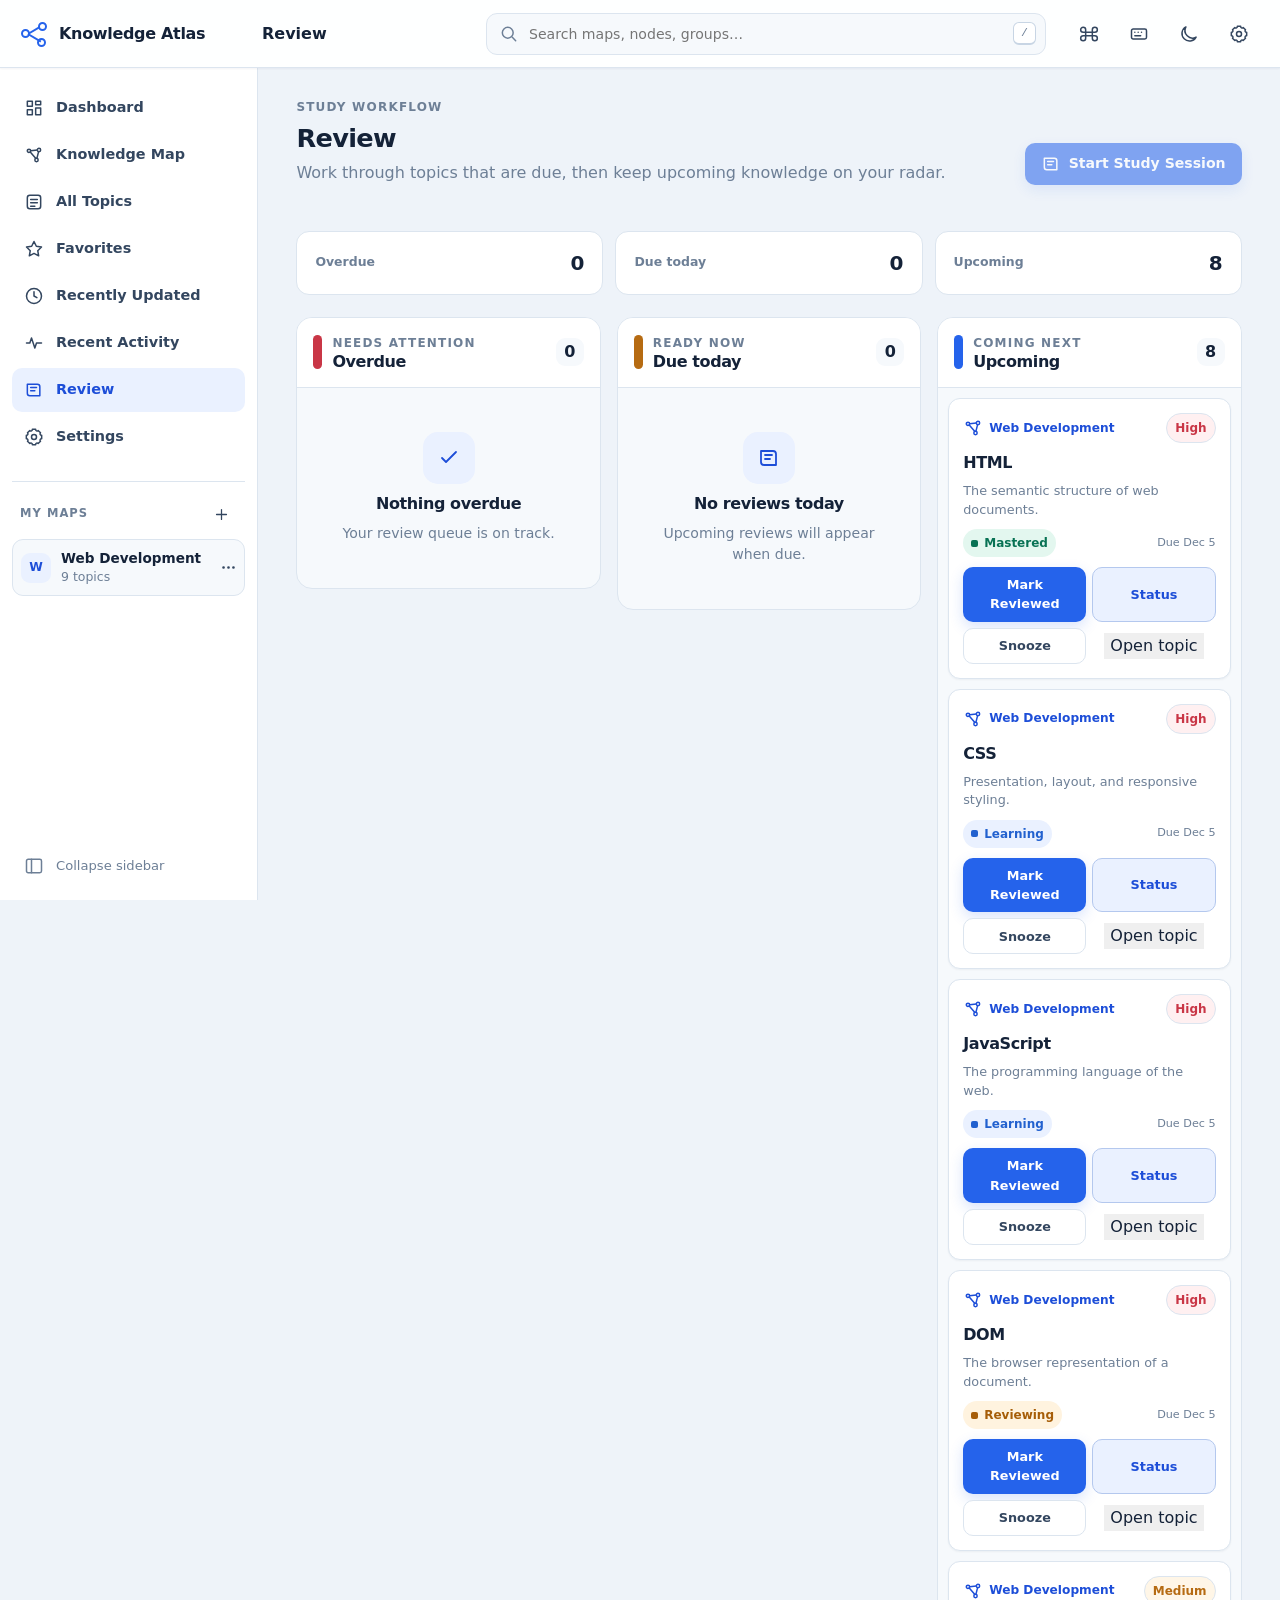
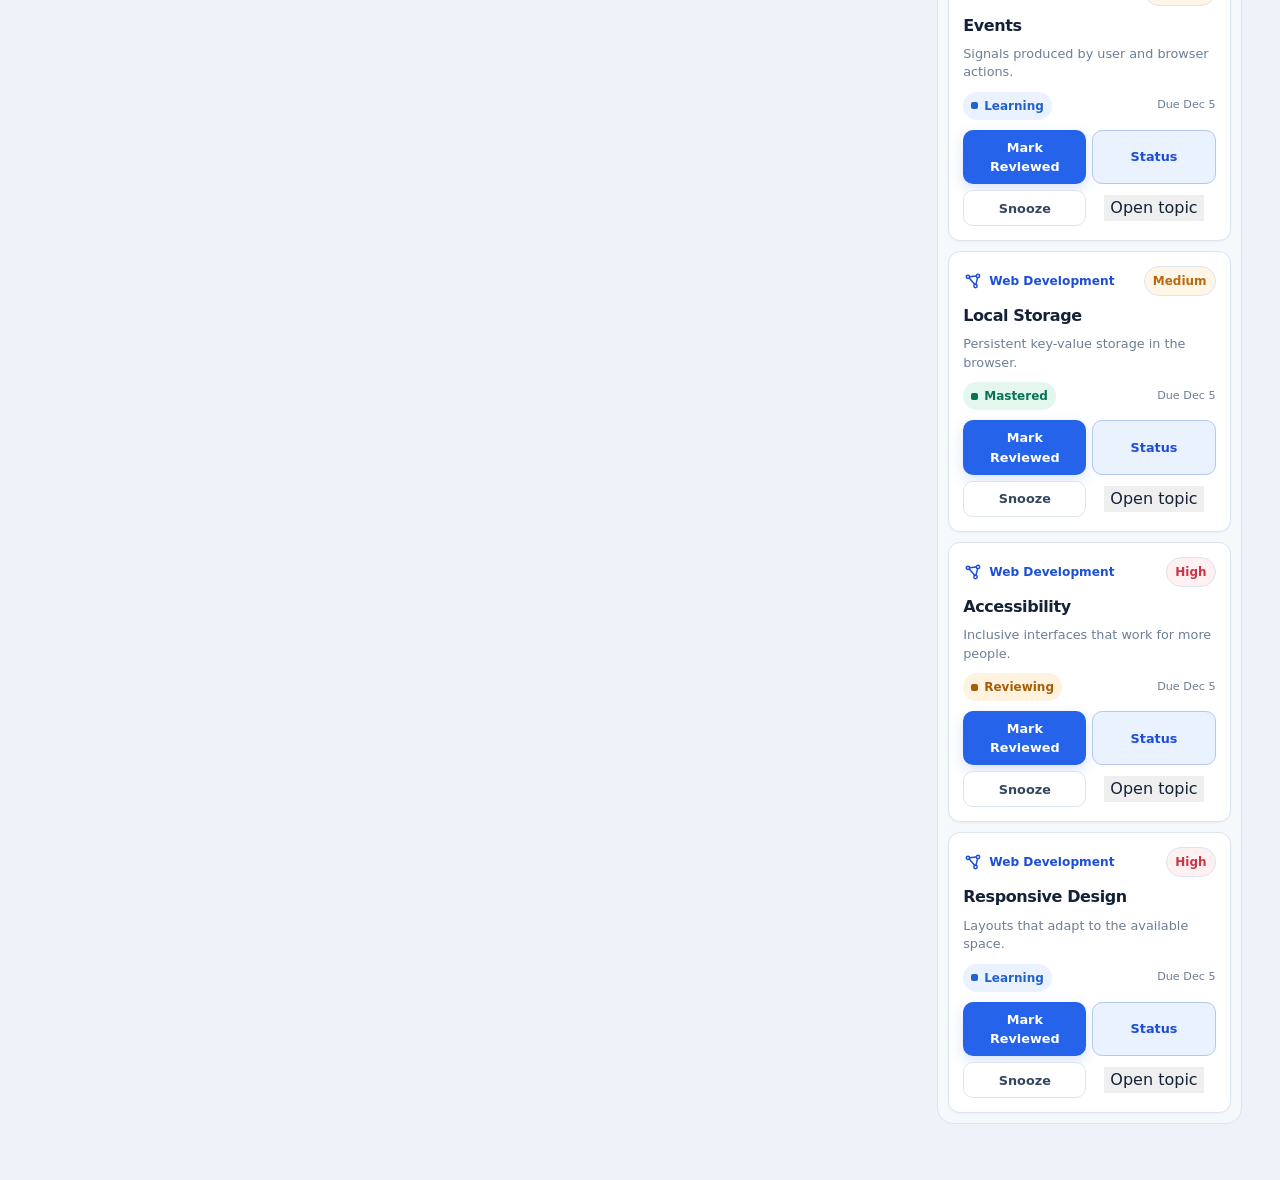
<file: pages/review.html>
<!doctype html>
<html lang="en" data-theme="light">
<head>
  <meta charset="utf-8"><meta name="viewport" content="width=device-width,initial-scale=1"><meta name="description" content="Review due knowledge topics and run focused study sessions."><title>Review · Knowledge Atlas</title><link rel="icon" href="../assets/icons/favicon.svg" type="image/svg+xml"><script src="../assets/js/core/theme-boot.js"></script>
  <link rel="stylesheet" href="../assets/css/base/reset.css"><link rel="stylesheet" href="../assets/css/base/variables.css"><link rel="stylesheet" href="../assets/css/base/typography.css"><link rel="stylesheet" href="../assets/css/base/utilities.css"><link rel="stylesheet" href="../assets/css/layout/app-shell.css"><link rel="stylesheet" href="../assets/css/layout/navbar.css"><link rel="stylesheet" href="../assets/css/layout/sidebar.css"><link rel="stylesheet" href="../assets/css/layout/inspector.css"><link rel="stylesheet" href="../assets/css/layout/responsive-layout.css"><link rel="stylesheet" href="../assets/css/components/buttons.css"><link rel="stylesheet" href="../assets/css/components/cards.css"><link rel="stylesheet" href="../assets/css/components/forms.css"><link rel="stylesheet" href="../assets/css/components/modals.css"><link rel="stylesheet" href="../assets/css/components/dropdowns.css"><link rel="stylesheet" href="../assets/css/components/badges.css"><link rel="stylesheet" href="../assets/css/components/toasts.css"><link rel="stylesheet" href="../assets/css/components/search.css"><link rel="stylesheet" href="../assets/css/components/empty-states.css"><link rel="stylesheet" href="../assets/css/components/progress.css"><link rel="stylesheet" href="../assets/css/components/tooltips.css"><link rel="stylesheet" href="../assets/css/responsive/mobile.css"><link rel="stylesheet" href="../assets/css/responsive/tablet.css"><link rel="stylesheet" href="../assets/css/responsive/desktop.css">
</head>
<body data-page="review"><header id="app-navbar"></header><aside id="app-sidebar"></aside><main id="page-content" class="page-main"></main>
  <script defer src="../assets/js/core/constants.js"></script><script defer src="../assets/js/core/helpers.js"></script><script defer src="../assets/js/core/validators.js"></script><script defer src="../assets/js/core/storage.js"></script><script defer src="../assets/js/core/state.js"></script><script defer src="../assets/js/core/router.js"></script><script defer src="../assets/js/features/theme/theme-manager.js"></script><script defer src="../assets/js/features/activity/activity-manager.js"></script><script defer src="../assets/js/features/progress/progress-calculator.js"></script><script defer src="../assets/js/features/categories/category-manager.js"></script><script defer src="../assets/js/features/tags/tag-manager.js"></script><script defer src="../assets/js/features/maps/map-storage.js"></script><script defer src="../assets/js/features/maps/map-manager.js"></script><script defer src="../assets/js/features/maps/map-actions.js"></script><script defer src="../assets/js/features/nodes/node-manager.js"></script><script defer src="../assets/js/features/nodes/node-filters.js"></script><script defer src="../assets/js/features/nodes/node-actions.js"></script><script defer src="../assets/js/features/connections/connection-manager.js"></script><script defer src="../assets/js/features/connections/connection-actions.js"></script><script defer src="../assets/js/features/search/global-search.js"></script><script defer src="../assets/js/components/modal.js"></script><script defer src="../assets/js/components/toast.js"></script><script defer src="../assets/js/components/empty-state.js"></script><script defer src="../assets/js/components/dropdown.js"></script><script defer src="../assets/js/components/search.js"></script><script defer src="../assets/js/components/navbar.js"></script><script defer src="../assets/js/components/sidebar.js"></script><script defer src="../assets/js/pages/review-page.js"></script><script defer src="../assets/js/core/app.js"></script>
</body></html>
</file>
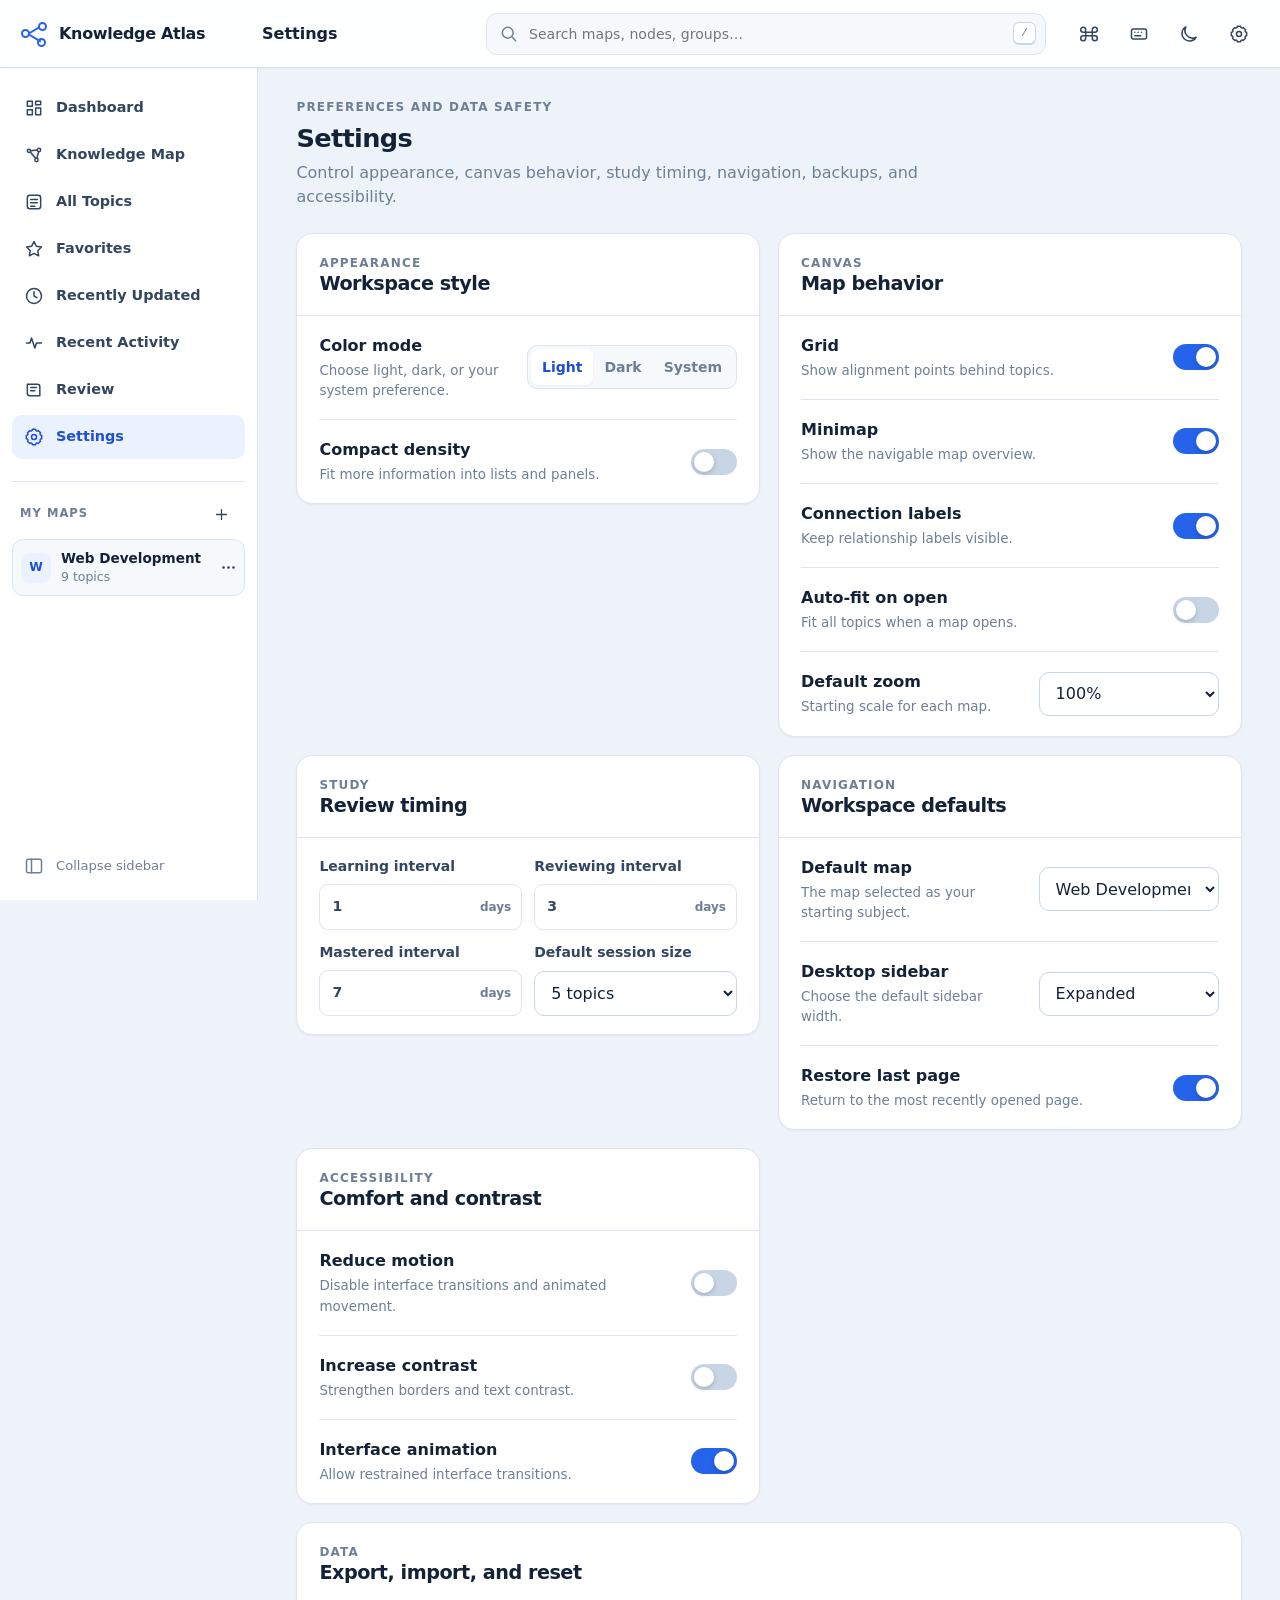
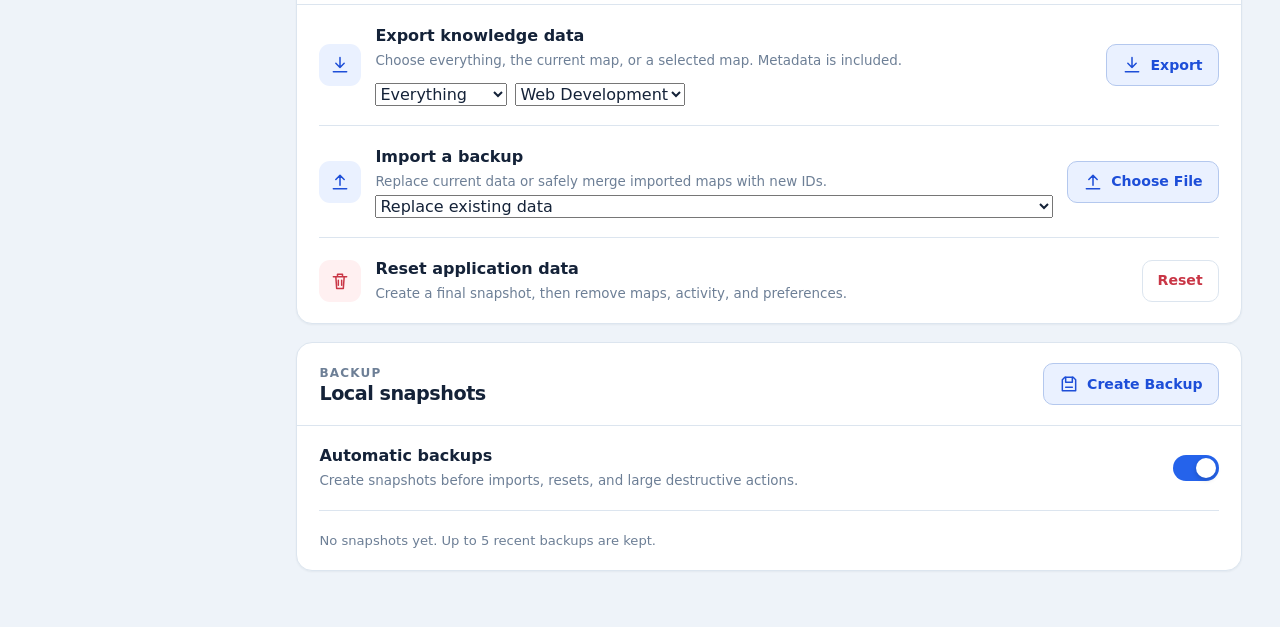
<file: pages/settings.html>
<!doctype html><html lang="en" data-theme="light"><head><meta charset="utf-8"><meta name="viewport" content="width=device-width,initial-scale=1"><meta name="description" content="Manage Knowledge Atlas appearance, behavior, and data backups."><title>Settings · Knowledge Atlas</title><script src="../assets/js/core/theme-boot.js"></script>
<link rel="stylesheet" href="../assets/css/base/reset.css"><link rel="stylesheet" href="../assets/css/base/variables.css"><link rel="stylesheet" href="../assets/css/base/typography.css"><link rel="stylesheet" href="../assets/css/base/utilities.css"><link rel="stylesheet" href="../assets/css/layout/app-shell.css"><link rel="stylesheet" href="../assets/css/layout/navbar.css"><link rel="stylesheet" href="../assets/css/layout/sidebar.css"><link rel="stylesheet" href="../assets/css/layout/responsive-layout.css"><link rel="stylesheet" href="../assets/css/components/buttons.css"><link rel="stylesheet" href="../assets/css/components/cards.css"><link rel="stylesheet" href="../assets/css/components/forms.css"><link rel="stylesheet" href="../assets/css/components/modals.css"><link rel="stylesheet" href="../assets/css/components/dropdowns.css"><link rel="stylesheet" href="../assets/css/components/badges.css"><link rel="stylesheet" href="../assets/css/components/toasts.css"><link rel="stylesheet" href="../assets/css/components/search.css"><link rel="stylesheet" href="../assets/css/components/empty-states.css"><link rel="stylesheet" href="../assets/css/components/tooltips.css"><link rel="stylesheet" href="../assets/css/pages/settings.css"><link rel="stylesheet" href="../assets/css/responsive/mobile.css"><link rel="stylesheet" href="../assets/css/responsive/tablet.css"><link rel="stylesheet" href="../assets/css/responsive/desktop.css"></head><body data-page="settings"><header id="app-navbar"></header><aside id="app-sidebar"></aside><main id="page-content" class="page-main"></main>
<script defer src="../assets/js/core/constants.js"></script><script defer src="../assets/js/core/helpers.js"></script><script defer src="../assets/js/core/validators.js"></script><script defer src="../assets/js/core/storage.js"></script><script defer src="../assets/js/core/state.js"></script><script defer src="../assets/js/core/router.js"></script><script defer src="../assets/js/features/theme/theme-manager.js"></script><script defer src="../assets/js/features/activity/activity-manager.js"></script><script defer src="../assets/js/features/progress/progress-calculator.js"></script><script defer src="../assets/js/features/categories/category-manager.js"></script><script defer src="../assets/js/features/tags/tag-manager.js"></script><script defer src="../assets/js/features/maps/map-storage.js"></script><script defer src="../assets/js/features/maps/map-manager.js"></script><script defer src="../assets/js/features/maps/map-actions.js"></script><script defer src="../assets/js/features/nodes/node-manager.js"></script><script defer src="../assets/js/features/nodes/node-filters.js"></script><script defer src="../assets/js/features/nodes/node-actions.js"></script><script defer src="../assets/js/features/connections/connection-manager.js"></script><script defer src="../assets/js/features/connections/connection-actions.js"></script><script defer src="../assets/js/features/search/global-search.js"></script><script defer src="../assets/js/features/import-export/exporter.js"></script><script defer src="../assets/js/features/import-export/importer.js"></script><script defer src="../assets/js/components/modal.js"></script><script defer src="../assets/js/components/toast.js"></script><script defer src="../assets/js/components/empty-state.js"></script><script defer src="../assets/js/components/dropdown.js"></script><script defer src="../assets/js/components/search.js"></script><script defer src="../assets/js/components/navbar.js"></script><script defer src="../assets/js/components/sidebar.js"></script><script defer src="../assets/js/pages/settings-page.js"></script><script defer src="../assets/js/core/app.js"></script></body></html>
</file>
<file: assets/css/base/variables.css>
:root{
  --bg:#eef3f9;--bg-grid:#d9e4f1;--surface:#fff;--surface-raised:#fff;--surface-alt:#f6f9fc;--surface-hover:#edf4ff;
  --text:#142238;--text-soft:#33465f;--text-muted:#6d7f96;--border:#dce5ef;--border-strong:#c8d5e4;
  --accent:#2563eb;--accent-strong:#1d4ed8;--accent-soft:#eaf1ff;--accent-ring:rgba(37,99,235,.2);
  --danger:#c93646;--danger-soft:#fff0f1;--success:#13825e;--success-soft:#e8f8f1;--warning:#b66b12;--warning-soft:#fff6e7;
  --shadow-xs:0 1px 2px rgba(20,34,56,.05);--shadow-sm:0 8px 24px rgba(23,42,73,.08);--shadow-md:0 20px 50px rgba(21,39,69,.16);
  --radius-sm:8px;--radius:12px;--radius-lg:16px;--navbar-h:68px;--sidebar-w:258px;--sidebar-collapsed:76px;--inspector-w:320px;
  --ease:cubic-bezier(.2,.75,.25,1);--duration:180ms;
}
[data-theme="dark"]{
  --bg:#0d1522;--bg-grid:#243249;--surface:#131f30;--surface-raised:#17263a;--surface-alt:#101b2a;--surface-hover:#1a2b43;
  --text:#edf4fd;--text-soft:#cbd8e8;--text-muted:#8fa2ba;--border:#273850;--border-strong:#3a4d67;
  --accent:#6d9cff;--accent-strong:#8fb3ff;--accent-soft:#182d52;--accent-ring:rgba(109,156,255,.23);
  --danger:#ff7b88;--danger-soft:#40202a;--success:#5bd3a6;--success-soft:#16382f;--warning:#f3b65f;--warning-soft:#3c2c17;
  --shadow-xs:0 1px 2px rgba(0,0,0,.18);--shadow-sm:0 10px 26px rgba(0,0,0,.23);--shadow-md:0 22px 55px rgba(0,0,0,.38)
}
</file>
<file: assets/css/base/typography.css>
body{font-family:Inter,"Segoe UI",system-ui,-apple-system,BlinkMacSystemFont,sans-serif;font-size:1rem;line-height:1.5;color:var(--text);background:var(--bg);-webkit-font-smoothing:antialiased}h1,h2,h3{color:var(--text);letter-spacing:-.025em;line-height:1.2}h1{font-size:clamp(1.45rem,2vw,1.9rem);font-weight:760}h2{font-size:1.2rem;font-weight:730}h3{font-size:1rem;font-weight:710}.eyebrow{color:var(--text-muted);font-size:.75rem;font-weight:750;letter-spacing:.1em;text-transform:uppercase}.muted{color:var(--text-muted)}small{font-size:.78rem}
</file>
<file: assets/css/base/utilities.css>
.sr-only{position:absolute!important;width:1px!important;height:1px!important;padding:0!important;margin:-1px!important;overflow:hidden!important;clip:rect(0,0,0,0)!important;white-space:nowrap!important;border:0!important}.icon{width:20px;height:20px;flex:none}.tag-list{display:flex;flex-wrap:wrap;gap:6px}.stack{display:grid;gap:16px}.cluster{display:flex;align-items:center;gap:10px;flex-wrap:wrap}.danger-text{color:var(--danger)!important}.no-scroll{overflow:hidden!important}
[data-animations="off"] *,[data-animations="off"] *::before,[data-animations="off"] *::after{animation-duration:.01ms!important;animation-iteration-count:1!important;transition-duration:.01ms!important;scroll-behavior:auto!important}@media(prefers-reduced-motion:reduce){*,*::before,*::after{animation-duration:.01ms!important;animation-iteration-count:1!important;transition-duration:.01ms!important;scroll-behavior:auto!important}}
</file>
<file: assets/css/layout/app-shell.css>
.page-main{min-height:calc(100vh - var(--navbar-h));margin-top:var(--navbar-h);margin-left:var(--sidebar-w);transition:margin var(--duration) var(--ease)}
.sidebar.is-collapsed + .page-main{margin-left:var(--sidebar-collapsed)}
.knowledge-map-page .page-main{margin-right:var(--inspector-w);height:calc(100vh - var(--navbar-h));overflow:hidden}
.content-page{padding:30px clamp(20px,3vw,48px) 56px;max-width:1540px;margin-inline:auto}
.page-header{display:flex;align-items:flex-end;justify-content:space-between;gap:20px;margin-bottom:24px}
.page-header__copy{display:grid;gap:7px;min-width:0}
.page-header__copy p:last-child{color:var(--text-muted);max-width:680px;overflow-wrap:anywhere}
.section-card{background:var(--surface);border:1px solid var(--border);border-radius:var(--radius-lg);box-shadow:var(--shadow-xs)}
.section-heading{display:flex;align-items:center;justify-content:space-between;gap:16px;padding:20px 22px;border-bottom:1px solid var(--border)}
.page-empty{display:grid;place-items:center;min-height:calc(100vh - var(--navbar-h));padding:24px}
</file>
<file: assets/css/layout/navbar.css>
.navbar{position:fixed;inset:0 0 auto 0;height:var(--navbar-h);z-index:70;display:grid;grid-template-columns:auto minmax(140px,1fr) minmax(280px,560px) auto;align-items:center;gap:22px;padding:0 20px;border-bottom:1px solid var(--border);background:color-mix(in srgb,var(--surface) 94%,transparent);box-shadow:var(--shadow-xs);backdrop-filter:blur(14px)}.navbar__brand{display:flex;align-items:center;gap:11px;min-width:216px;font-weight:800;letter-spacing:-.02em}.brand-mark{position:relative;width:28px;height:28px;display:block}.brand-mark span{position:absolute;width:9px;height:9px;border:2px solid var(--accent);border-radius:50%;background:var(--surface)}.brand-mark span:nth-child(1){left:1px;top:9px}.brand-mark span:nth-child(2){right:1px;top:2px}.brand-mark span:nth-child(3){right:2px;bottom:1px}.brand-mark::before,.brand-mark::after{content:"";position:absolute;height:2px;width:15px;background:var(--accent);transform-origin:left center;left:8px;top:13px}.brand-mark::before{transform:rotate(-31deg)}.brand-mark::after{transform:rotate(31deg)}.navbar__context{display:flex;align-items:center;gap:8px;min-width:0;font-weight:700;padding-left:4px}.navbar__context small{color:var(--text-muted);font-weight:600;white-space:nowrap;overflow:hidden;text-overflow:ellipsis}.navbar__context small::before{content:"/";padding-right:8px;color:var(--border-strong)}.navbar__actions{display:flex;align-items:center;justify-content:flex-end;gap:8px}.navbar__menu{display:none!important}
</file>
<file: assets/css/layout/sidebar.css>
.sidebar{position:fixed;z-index:60;left:0;top:var(--navbar-h);bottom:0;width:var(--sidebar-w);display:flex;flex-direction:column;background:var(--surface);border-right:1px solid var(--border);padding:18px 12px 12px;transition:width var(--duration) var(--ease),transform var(--duration) var(--ease)}.nav-list{display:grid;gap:3px}.nav-link{display:flex;align-items:center;gap:12px;min-height:44px;padding:9px 12px;border-radius:10px;color:var(--text-soft);font-size:.9rem;font-weight:650;transition:background var(--duration),color var(--duration)}.nav-link:hover{background:var(--surface-alt)}.nav-link.is-active{color:var(--accent-strong);background:var(--accent-soft)}.sidebar__maps{min-height:0;display:flex;flex:1;flex-direction:column;margin-top:22px;padding-top:16px;border-top:1px solid var(--border)}.sidebar__section-head{display:flex;align-items:center;justify-content:space-between;padding:0 8px 9px;color:var(--text-muted);font-size:.72rem;font-weight:760;letter-spacing:.09em;text-transform:uppercase}.map-list{display:grid;gap:4px;min-height:0;overflow:auto}.map-list__item{display:flex;align-items:center;border-radius:11px;border:1px solid transparent}.map-list__item:hover{background:var(--surface-alt)}.map-list__item.is-active{background:var(--surface-alt);border-color:var(--border)}.map-list__open{display:flex;align-items:center;gap:10px;min-width:0;flex:1;padding:8px;background:transparent;text-align:left;cursor:pointer}.map-list__open>span:last-child{min-width:0;display:grid}.map-list__open strong,.map-list__open small{white-space:nowrap;overflow:hidden;text-overflow:ellipsis}.map-list__open strong{font-size:.85rem}.map-list__open small{color:var(--text-muted)}.map-avatar{display:grid;place-items:center;width:30px;height:30px;flex:none;border-radius:9px;background:var(--accent-soft);color:var(--accent-strong);font-size:.77rem;font-weight:800}.sidebar__collapse{display:flex;align-items:center;gap:12px;min-height:44px;padding:10px 12px;margin-top:auto;border-radius:10px;color:var(--text-muted);background:transparent;font-size:.82rem;text-align:left;cursor:pointer}.sidebar__collapse:hover{background:var(--surface-alt);color:var(--text)}.sidebar__mobile-head,.sidebar__scrim{display:none}.sidebar.is-collapsed{width:var(--sidebar-collapsed);align-items:center}.sidebar.is-collapsed .nav-link{justify-content:center;padding-inline:10px}.sidebar.is-collapsed .nav-link span,.sidebar.is-collapsed .sidebar__maps,.sidebar.is-collapsed .sidebar__collapse span{display:none}.sidebar.is-collapsed .sidebar__collapse{justify-content:center}
</file>
<file: assets/css/layout/responsive-layout.css>
@media(max-width:1180px){.navbar{grid-template-columns:auto minmax(100px,1fr) minmax(260px,440px) auto}.navbar__brand{min-width:auto}.brand-name{display:none}.knowledge-map-page .page-main{margin-right:0}.inspector{z-index:80;top:auto;left:auto;width:min(420px,100%);height:min(78vh,680px);transform:translateY(102%);border:1px solid var(--border);border-radius:18px 0 0 0;box-shadow:var(--shadow-md);transition:transform var(--duration) var(--ease)}.inspector.is-open{transform:none}.inspector__close{display:grid}}
@media(max-width:820px){.navbar{grid-template-columns:auto auto 1fr auto;gap:10px;padding-inline:12px}.navbar__menu{display:grid!important}.navbar__context{display:none}.navbar__add span{display:none}.global-search{min-width:0}.sidebar{z-index:90;top:0;width:min(310px,88vw);padding-top:12px;transform:translateX(-102%);box-shadow:var(--shadow-md)}body.sidebar-open .sidebar{transform:none}.sidebar__mobile-head{display:flex;align-items:center;justify-content:space-between;padding:0 8px 14px}.sidebar__scrim{position:fixed;left:min(310px,88vw);top:0;bottom:0;width:100vw;background:rgba(8,17,31,.34);cursor:pointer}body.sidebar-open .sidebar__scrim{display:block}.sidebar.is-collapsed{width:min(310px,88vw);align-items:stretch}.sidebar.is-collapsed .nav-link{justify-content:flex-start}.sidebar.is-collapsed .nav-link span,.sidebar.is-collapsed .sidebar__maps,.sidebar.is-collapsed .sidebar__collapse span{display:flex}.sidebar.is-collapsed .sidebar__maps{display:flex}.page-main,.sidebar.is-collapsed+.page-main{margin-left:0}.content-page{padding-inline:18px}.page-header{align-items:flex-start;flex-direction:column}.knowledge-map-page .page-main{height:calc(100vh - var(--navbar-h))}}
@media(max-width:540px){:root{--navbar-h:62px}.navbar{grid-template-columns:auto 1fr auto}.navbar__brand{display:none}.navbar__actions{gap:4px}.navbar__actions>a{display:none}.global-search kbd{display:none}.global-search input{padding-right:10px}.content-page{padding:22px 14px 44px}.inspector{border-radius:18px 18px 0 0}.inspector__head,.inspector__body{padding:18px}.inspector__actions{padding:14px 18px}.page-header .button{width:100%}}
</file>
<file: assets/css/components/buttons.css>
.button,.icon-button{display:inline-flex;align-items:center;justify-content:center;gap:8px;border:1px solid transparent;font-weight:690;cursor:pointer;transition:transform var(--duration) var(--ease),background var(--duration),border-color var(--duration),color var(--duration),box-shadow var(--duration)}.button{min-height:42px;padding:9px 15px;border-radius:10px;font-size:.88rem}.button:hover,.icon-button:hover{transform:translateY(-1px)}.button:active,.icon-button:active{transform:translateY(0)}.button--primary{color:#fff;background:var(--accent);box-shadow:0 5px 14px rgba(37,99,235,.18)}.button--primary:hover{background:var(--accent-strong)}.button--secondary{color:var(--accent-strong);background:var(--accent-soft);border-color:color-mix(in srgb,var(--accent) 22%,var(--border))}.button--ghost{color:var(--text-soft);background:var(--surface);border-color:var(--border)}.button--ghost:hover{background:var(--surface-alt);border-color:var(--border-strong)}.button--danger{color:#fff;background:var(--danger)}.icon-button{width:42px;height:42px;padding:0;border-radius:10px;color:var(--text-soft);background:transparent}.icon-button:hover{background:var(--surface-alt);color:var(--text)}.icon-button--small{width:32px;height:32px;border-radius:8px}.icon-button--small .icon{width:17px;height:17px}.button:focus-visible,.icon-button:focus-visible,a:focus-visible,input:focus-visible,select:focus-visible,textarea:focus-visible,[tabindex]:focus-visible{outline:3px solid var(--accent-ring);outline-offset:2px}.button:disabled{opacity:.55;cursor:not-allowed}
</file>
<file: assets/css/components/cards.css>
.card-grid{display:grid;grid-template-columns:repeat(4,minmax(0,1fr));gap:14px}.stat-card{display:grid;gap:12px;padding:20px;background:var(--surface);border:1px solid var(--border);border-radius:var(--radius-lg);box-shadow:var(--shadow-xs)}.stat-card__top{display:flex;align-items:center;justify-content:space-between;color:var(--text-muted);font-size:.82rem;font-weight:650}.stat-card__icon{display:grid;place-items:center;width:36px;height:36px;border-radius:10px;background:var(--accent-soft);color:var(--accent-strong)}.stat-card strong{font-size:1.7rem;letter-spacing:-.04em}.list-card{display:flex;align-items:center;gap:14px;padding:15px 18px;border-bottom:1px solid var(--border)}.list-card:last-child{border-bottom:0}.list-card__body{display:grid;gap:5px;min-width:0;flex:1}.list-card__body>p{color:var(--text-muted);font-size:.83rem}.list-card__meta{display:flex;align-items:center;gap:8px;flex-wrap:wrap}.topic-card{display:grid;gap:13px;padding:18px;background:var(--surface);border:1px solid var(--border);border-radius:var(--radius);box-shadow:var(--shadow-xs)}.topic-card__top,.topic-card__bottom{display:flex;align-items:flex-start;justify-content:space-between;gap:12px}.topic-card p{color:var(--text-muted);font-size:.88rem}.topic-card__bottom{align-items:center;padding-top:3px}.map-pill{display:inline-flex;align-items:center;gap:6px;color:var(--accent-strong);font-size:.76rem;font-weight:700}
@media(max-width:1100px){.card-grid{grid-template-columns:repeat(2,minmax(0,1fr))}}@media(max-width:520px){.card-grid{grid-template-columns:1fr}.list-card{padding-inline:14px}}
</file>
<file: assets/css/components/forms.css>
.form-stack,.form-grid{display:grid;gap:17px}.form-grid{grid-template-columns:1fr 1fr}.field{display:grid;gap:7px}.field--full{grid-column:1/-1}.field>span{display:flex;align-items:center;justify-content:space-between;gap:8px;color:var(--text-soft);font-size:.82rem;font-weight:700}.field em{color:var(--danger);font-size:.7rem;font-style:normal;text-transform:uppercase;letter-spacing:.06em}.field small{color:var(--text-muted);font-weight:550}.field input,.field select,.field textarea,.filter-bar input,.filter-bar select{width:100%;min-height:44px;border:1px solid var(--border-strong);border-radius:10px;background:var(--surface);padding:10px 12px;outline:0;transition:border-color var(--duration),box-shadow var(--duration),background var(--duration)}.field textarea{resize:vertical}.field input:focus,.field select:focus,.field textarea:focus,.filter-bar input:focus,.filter-bar select:focus{border-color:var(--accent);box-shadow:0 0 0 3px var(--accent-ring)}.form-error{min-height:20px;color:var(--danger);font-size:.8rem}.filter-bar{display:grid;grid-template-columns:minmax(200px,2fr) repeat(3,minmax(130px,1fr)) auto;gap:10px;padding:16px;background:var(--surface);border:1px solid var(--border);border-radius:var(--radius)}.filter-search{position:relative}.filter-search .icon{position:absolute;left:13px;top:12px;color:var(--text-muted)}.filter-search input{padding-left:42px}.check-field{display:flex;align-items:center;gap:9px;min-height:44px;padding:0 12px;border:1px solid var(--border);border-radius:10px;font-size:.84rem;font-weight:650;background:var(--surface)}.check-field input{width:17px;height:17px;accent-color:var(--accent)}.setting-control{display:flex;align-items:center;justify-content:space-between;gap:22px;padding:18px 0;border-bottom:1px solid var(--border)}.setting-control:last-child{border-bottom:0}.setting-control__copy{display:grid;gap:3px}.setting-control__copy p{color:var(--text-muted);font-size:.84rem}.segmented{display:flex;padding:3px;background:var(--surface-alt);border:1px solid var(--border);border-radius:10px}.segmented button{min-height:36px;padding:7px 11px;border-radius:7px;background:transparent;color:var(--text-muted);font-size:.8rem;font-weight:700;cursor:pointer}.segmented button.is-active{background:var(--surface);color:var(--accent-strong);box-shadow:var(--shadow-xs)}.switch{position:relative;width:46px;height:26px;flex:none}.switch input{position:absolute;opacity:0}.switch span{display:block;width:100%;height:100%;border-radius:999px;background:var(--border-strong);cursor:pointer;transition:background var(--duration)}.switch span::after{content:"";position:absolute;left:3px;top:3px;width:20px;height:20px;border-radius:50%;background:#fff;box-shadow:0 2px 5px rgba(0,0,0,.18);transition:transform var(--duration)}.switch input:checked+span{background:var(--accent)}.switch input:checked+span::after{transform:translateX(20px)}
@media(max-width:900px){.filter-bar{grid-template-columns:1fr 1fr}.filter-search{grid-column:1/-1}}@media(max-width:600px){.form-grid{grid-template-columns:1fr}.field--full{grid-column:auto}.filter-bar{grid-template-columns:1fr}.filter-search{grid-column:auto}.setting-control{align-items:flex-start;flex-direction:column}.setting-control>.field,.setting-control>select{width:100%}.segmented{width:100%}.segmented button{flex:1}}
</file>
<file: assets/css/components/modals.css>
.modal-open{overflow:hidden}.modal-layer{position:fixed;inset:0;z-index:200;display:grid;place-items:center;padding:18px}.modal-backdrop{position:absolute;inset:0;background:rgba(7,17,31,.48);backdrop-filter:blur(4px)}.modal{position:relative;width:min(560px,100%);max-height:min(760px,calc(100vh - 36px));display:flex;flex-direction:column;overflow:hidden;background:var(--surface-raised);border:1px solid var(--border);border-radius:18px;box-shadow:var(--shadow-md);animation:modal-in .18s var(--ease)}.modal__header{display:flex;align-items:flex-start;justify-content:space-between;gap:20px;padding:22px 24px;border-bottom:1px solid var(--border)}.modal__header>div{display:grid;gap:5px}.modal__body{padding:22px 24px;overflow:auto}.modal__footer{display:flex;align-items:center;justify-content:flex-end;gap:9px;padding:16px 24px;border-top:1px solid var(--border)}.modal-message{color:var(--text-soft);line-height:1.7}.connection-summary{display:flex;align-items:center;justify-content:center;gap:9px;padding:13px;border-radius:10px;background:var(--surface-alt);color:var(--text-muted);font-size:.85rem}.connection-summary strong{color:var(--text)}.node-dot{width:9px;height:9px;border-radius:50%;background:var(--accent)}@keyframes modal-in{from{opacity:0;transform:translateY(8px) scale(.985)}}@media(max-width:520px){.modal-layer{place-items:end center;padding:0}.modal{width:100%;max-height:92vh;border-radius:18px 18px 0 0}.modal__header,.modal__body{padding:18px}.modal__footer{padding:14px 18px}.modal__footer .button{flex:1}}
</file>
<file: assets/css/components/dropdowns.css>
.dropdown{position:relative}
.dropdown__menu{position:fixed;z-index:130;right:auto;top:auto;left:0;display:none;width:150px;padding:5px;background:var(--surface-raised);border:1px solid var(--border);border-radius:10px;box-shadow:var(--shadow-sm)}
.dropdown.is-open .dropdown__menu{display:grid}
.dropdown__menu button{display:flex;align-items:center;gap:9px;width:100%;min-height:40px;padding:8px 10px;border-radius:7px;background:transparent;text-align:left;font-size:.875rem;cursor:pointer}
.dropdown__menu button:hover,.dropdown__menu button:focus-visible{background:var(--surface-alt)}
.dropdown__menu .icon{width:16px;height:16px}
</file>
<file: assets/css/components/badges.css>
.badge,.tag{display:inline-flex;align-items:center;gap:6px;width:max-content;border-radius:999px;white-space:nowrap;font-size:.72rem;font-weight:720}.badge{padding:5px 8px}.badge__mark{width:7px;height:7px;border-radius:2px;background:currentColor}.badge--not-started{color:#697b91;background:#edf1f6}.badge--learning{color:#2261cf;background:#eaf1ff}.badge--reviewing{color:#a65d08;background:#fff3df}.badge--mastered{color:#087254;background:#e3f7ef}.badge--importance{color:var(--text-muted);background:var(--surface-alt);border:1px solid var(--border)}.badge--high{color:var(--danger);background:var(--danger-soft)}.badge--medium{color:var(--warning);background:var(--warning-soft)}.tag{padding:4px 8px;color:var(--text-soft);background:var(--surface-alt);border:1px solid var(--border);font-weight:620}.tag--more{color:var(--text-muted)}[data-theme="dark"] .badge--not-started{color:#aab8c9;background:#243248}[data-theme="dark"] .badge--learning{color:#9bbaff;background:#1a3158}[data-theme="dark"] .badge--reviewing{color:#f3bd71;background:#402f18}[data-theme="dark"] .badge--mastered{color:#7cdbba;background:#153c31}
</file>
<file: assets/css/components/toasts.css>
.toast-region{position:fixed;z-index:300;right:22px;bottom:22px;display:grid;gap:8px}.toast{display:flex;align-items:center;gap:10px;min-width:220px;max-width:360px;padding:13px 15px;border:1px solid var(--border);border-radius:11px;background:var(--surface-raised);box-shadow:var(--shadow-sm);font-size:.86rem;font-weight:650;opacity:0;transform:translateY(10px);transition:opacity var(--duration),transform var(--duration)}.toast.is-visible{opacity:1;transform:none}.toast__dot{width:9px;height:9px;border-radius:50%;background:var(--success)}.toast--warning .toast__dot{background:var(--warning)}.toast--error .toast__dot{background:var(--danger)}@media(max-width:520px){.toast-region{left:14px;right:14px;bottom:14px}.toast{max-width:none;width:100%}}
</file>
<file: assets/css/components/search.css>
.global-search{position:relative;display:flex;align-items:center;min-width:280px}.global-search__icon{position:absolute;left:13px;color:var(--text-muted);pointer-events:none}.global-search input{width:100%;height:42px;padding:9px 42px;border:1px solid var(--border);border-radius:11px;background:var(--surface-alt);outline:0;font-size:.88rem;transition:border var(--duration),box-shadow var(--duration),background var(--duration)}.global-search input:focus{border-color:var(--accent);background:var(--surface);box-shadow:0 0 0 3px var(--accent-ring)}.global-search kbd{position:absolute;right:10px;display:grid;place-items:center;min-width:23px;height:23px;border:1px solid var(--border-strong);border-bottom-width:2px;border-radius:6px;background:var(--surface);color:var(--text-muted);font-size:.72rem}.search-results{position:absolute;z-index:100;left:0;right:0;top:calc(100% + 9px);max-height:min(460px,70vh);padding:7px;overflow:auto;border:1px solid var(--border);border-radius:13px;background:var(--surface-raised);box-shadow:var(--shadow-md)}.search-result{display:grid;grid-template-columns:auto minmax(0,1fr) auto;align-items:center;gap:11px;width:100%;padding:10px;border-radius:9px;background:transparent;text-align:left;cursor:pointer}.search-result:hover,.search-result:focus-visible{background:var(--surface-alt)}.search-result__icon{display:grid;place-items:center;width:34px;height:34px;border-radius:9px;background:var(--accent-soft);color:var(--accent-strong)}.search-result__icon .icon{width:17px;height:17px}.search-result>span:nth-child(2){display:grid;min-width:0}.search-result strong,.search-result small{white-space:nowrap;overflow:hidden;text-overflow:ellipsis}.search-result strong{font-size:.84rem}.search-result small{color:var(--text-muted)}.search-result__status{color:var(--text-muted);font-size:.7rem;font-weight:700}.search-results .empty-state{padding:22px 14px}.search-results .empty-state__icon{width:38px;height:38px}.search-results .empty-state h3{font-size:.9rem}.search-results .empty-state p{font-size:.78rem}
.search-group{display:grid;gap:2px}.search-group+ .search-group{margin-top:6px;padding-top:6px;border-top:1px solid var(--border)}.search-group h3{padding:5px 10px 3px;color:var(--text-muted);font-size:.64rem;letter-spacing:.08em;text-transform:uppercase}.search-result.is-active{background:var(--surface-hover)}
</file>
<file: assets/css/components/empty-states.css>
.empty-state{display:grid;place-items:center;gap:10px;padding:38px 24px;text-align:center}.empty-state__icon{display:grid;place-items:center;width:52px;height:52px;border-radius:15px;color:var(--accent-strong);background:var(--accent-soft)}.empty-state__icon .icon{width:24px;height:24px}.empty-state p{max-width:340px;color:var(--text-muted);font-size:.88rem}.empty-state .button{margin-top:6px}.sidebar .empty-state{padding:18px 8px}.sidebar .empty-state__icon{width:40px;height:40px}.sidebar .empty-state h3{font-size:.86rem}.sidebar .empty-state p{font-size:.75rem}
</file>
<file: assets/css/components/tooltips.css>
[data-tooltip]{position:relative}[data-tooltip]::after{content:attr(data-tooltip);position:absolute;z-index:150;left:50%;bottom:calc(100% + 7px);transform:translate(-50%,4px);padding:5px 7px;border-radius:6px;background:var(--text);color:var(--surface);font-size:.68rem;font-weight:650;white-space:nowrap;opacity:0;pointer-events:none;transition:opacity var(--duration),transform var(--duration)}[data-tooltip]:hover::after,[data-tooltip]:focus-visible::after{opacity:1;transform:translate(-50%,0)}.navbar [data-tooltip]::after{top:calc(100% + 7px);bottom:auto}
</file>
<file: assets/css/pages/all-topics.css>
.topics-page,.favorites-page,.updated-page,.activity-page,.settings-page{display:grid;gap:20px}.filter-bar--topics{grid-template-columns:minmax(220px,1.6fr) repeat(4,minmax(118px,1fr));}.filter-bar--topics .filter-search{grid-row:span 2}.results-meta{color:var(--text-muted);font-size:.82rem}.results-meta strong{color:var(--text)}.topic-grid{display:grid;grid-template-columns:repeat(3,minmax(0,1fr));gap:14px}.topic-card h2{margin-top:6px}.favorite-active{color:#e59b16;background:var(--warning-soft)}.favorite-active .icon{fill:currentColor}.updated-label{padding-top:10px;border-top:1px solid var(--border);color:var(--text-muted)}
@media(max-width:1200px){.topic-grid{grid-template-columns:1fr 1fr}.filter-bar--topics{grid-template-columns:1fr 1fr 1fr}.filter-bar--topics .filter-search{grid-row:auto;grid-column:1/-1}}@media(max-width:680px){.topic-grid{grid-template-columns:1fr}.filter-bar--topics{grid-template-columns:1fr}.filter-bar--topics .filter-search{grid-column:auto}}
</file>
<file: assets/css/responsive/mobile.css>
@media(max-width:430px){.button{min-height:44px}.icon-button{min-width:44px;min-height:44px}.search-result__status{display:none}.canvas-toolbar .icon-button{min-width:34px;min-height:34px}.modal__footer{display:grid;grid-template-columns:1fr 1fr}}
</file>
<file: assets/css/responsive/tablet.css>
@media(min-width:431px) and (max-width:1024px){.content-page{padding-top:26px}.card-grid{gap:12px}}
</file>
<file: assets/css/responsive/desktop.css>
@media(min-width:1440px){.content-page{padding-top:38px}.stat-card{padding:22px}.map-workspace{padding:22px}.canvas-heading{padding-bottom:18px}}
</file>
<file: assets/css/layout/inspector.css>
.inspector{position:fixed;z-index:55;right:0;top:var(--navbar-h);bottom:0;width:var(--inspector-w);display:flex;flex-direction:column;background:var(--surface);border-left:1px solid var(--border);overflow:auto}.inspector__head{display:flex;align-items:flex-start;justify-content:space-between;gap:12px;padding:22px;border-bottom:1px solid var(--border)}.inspector__head>div{display:grid;gap:5px}.inspector__body{display:grid;gap:18px;padding:22px}.inspector__badges{display:flex;flex-wrap:wrap;gap:8px}.inspector__description{color:var(--text-soft);line-height:1.6}.inspector-row{display:flex;align-items:flex-start;justify-content:space-between;gap:16px;padding-bottom:12px;border-bottom:1px solid var(--border);font-size:.87rem}.inspector-row>span,.inspector-label{color:var(--text-muted);font-size:.78rem;font-weight:700}.inspector-row strong{text-align:right;font-weight:650}.inspector-section{display:grid;gap:9px}.inspector-notes{white-space:pre-wrap;color:var(--text-soft);font-size:.88rem;line-height:1.65}.inspector__actions{display:grid;grid-template-columns:1fr 1fr;gap:8px;padding:18px 22px;margin-top:auto;border-top:1px solid var(--border)}.inspector__actions .button:first-child,.inspector__actions .button:last-child{grid-column:1/-1}.inspector__close{display:none}.connection-card{display:grid;grid-template-columns:1fr auto 1fr;align-items:center;gap:10px;padding:14px;border-radius:var(--radius);background:var(--surface-alt);text-align:center;font-size:.86rem}.connection-card .icon{color:var(--accent)}
</file>
<file: assets/css/components/progress.css>
.progress-track{height:8px;overflow:hidden;border-radius:999px;background:var(--surface-alt);border:1px solid var(--border)}.progress-track span{display:block;height:100%;border-radius:inherit;background:var(--accent)}.progress-ring{position:relative;display:grid;place-items:center;width:150px;height:150px}.progress-ring svg{width:100%;height:100%;transform:rotate(-90deg)}.progress-ring circle{fill:none;stroke-width:10}.progress-ring__track{stroke:var(--surface-alt)}.progress-ring__value{stroke:var(--accent);stroke-linecap:round}.progress-ring__label{position:absolute;display:grid;text-align:center}.progress-ring__label strong{font-size:1.75rem;letter-spacing:-.05em}.progress-ring__label span{color:var(--text-muted);font-size:.72rem;font-weight:700;text-transform:uppercase;letter-spacing:.08em}
</file>
<file: assets/css/pages/dashboard.css>
.dashboard-page{display:grid;gap:22px}.dashboard-grid,.dashboard-columns{display:grid;grid-template-columns:minmax(0,1.05fr) minmax(0,.95fr);gap:18px}.progress-overview__body{display:flex;align-items:center;justify-content:center;gap:clamp(26px,4vw,58px);padding:26px}.status-breakdown{display:grid;gap:7px;min-width:180px}.status-breakdown>div{display:flex;align-items:center;justify-content:space-between;gap:18px;padding:7px 0;border-bottom:1px solid var(--border)}.status-breakdown>div:last-child{border:0}.quick-actions__grid{display:grid;grid-template-columns:1fr 1fr;gap:10px;padding:16px}.quick-actions__grid button{display:grid;grid-template-columns:auto 1fr;gap:1px 11px;align-items:center;padding:15px;border:1px solid var(--border);border-radius:12px;background:var(--surface);text-align:left;cursor:pointer}.quick-actions__grid button:hover{border-color:color-mix(in srgb,var(--accent) 35%,var(--border));background:var(--surface-alt)}.quick-actions__grid button>span{grid-row:1/3;display:grid;place-items:center;width:38px;height:38px;border-radius:10px;background:var(--accent-soft);color:var(--accent-strong)}.quick-actions__grid strong{font-size:.85rem}.quick-actions__grid small{color:var(--text-muted)}.text-link{color:var(--accent-strong);font-size:.8rem;font-weight:720;background:transparent;cursor:pointer}.text-link:hover{text-decoration:underline}.list-card--button{width:100%;background:transparent;text-align:left;cursor:pointer}.list-card--button:hover{background:var(--surface-alt)}.list-card__accent{width:4px;height:34px;border-radius:999px;background:var(--text-muted)}.list-card__accent.status-learning{background:var(--accent)}.list-card__accent.status-reviewing{background:var(--warning)}.list-card__accent.status-mastered{background:var(--success)}.activity-icon{display:grid;place-items:center;width:36px;height:36px;border-radius:10px;color:var(--accent-strong);background:var(--accent-soft)}.activity-icon .icon{width:17px;height:17px}.active-maps__grid{display:grid;grid-template-columns:repeat(3,minmax(0,1fr));gap:12px;padding:18px}.map-card{display:flex;align-items:center;gap:12px;padding:15px;border:1px solid var(--border);border-radius:12px;background:var(--surface);text-align:left;cursor:pointer}.map-card:hover{border-color:var(--accent);background:var(--surface-alt)}.map-card__mark{display:grid;place-items:center;width:40px;height:40px;border-radius:11px;background:var(--accent-soft);color:var(--accent-strong);font-weight:800}.map-card__body{display:grid;gap:5px;min-width:0;flex:1}.map-card__body strong,.map-card__body small{white-space:nowrap;overflow:hidden;text-overflow:ellipsis}.map-card__body small{color:var(--text-muted)}.map-card__percent{font-size:.8rem;font-weight:750;color:var(--accent-strong)}
@media(max-width:1160px){.dashboard-grid,.dashboard-columns{grid-template-columns:1fr}.active-maps__grid{grid-template-columns:1fr 1fr}}@media(max-width:620px){.progress-overview__body{align-items:stretch;flex-direction:column}.progress-ring{margin:auto}.quick-actions__grid,.active-maps__grid{grid-template-columns:1fr}.dashboard-page .list-card .badge{display:none}}
</file>
<file: assets/css/pages/favorites.css>
.favorite-list{overflow:hidden}.favorite-row{display:flex;align-items:center;gap:14px;padding:14px 18px;border-bottom:1px solid var(--border)}.favorite-row:last-child{border:0}.favorite-row__open{display:grid;grid-template-columns:auto minmax(0,1fr) auto;align-items:center;gap:14px;min-width:0;flex:1;background:transparent;text-align:left;cursor:pointer}.favorite-row__star{display:grid;place-items:center;width:40px;height:40px;border-radius:11px;color:#e59b16;background:var(--warning-soft)}.favorite-row__star .icon{fill:currentColor}.favorite-row__body{display:grid;gap:4px;min-width:0}.favorite-row__body>strong{font-size:1rem}.favorite-row__body>small{color:var(--text-muted)}
@media(max-width:680px){.favorite-row{align-items:stretch;flex-direction:column}.favorite-row__open{grid-template-columns:auto 1fr}.favorite-row__open>span:last-child{display:none}.favorite-row>.button{width:100%}}
</file>
<file: assets/css/pages/knowledge-map.css>
.knowledge-map-page{overflow:hidden}.map-workspace{height:100%;display:flex;flex-direction:column;padding:18px}.canvas-heading{display:flex;align-items:center;justify-content:space-between;gap:20px;padding:2px 4px 15px}.canvas-heading>div{display:grid;gap:3px}.canvas-heading p:last-child{max-width:650px;color:var(--text-muted);font-size:.82rem;white-space:nowrap;overflow:hidden;text-overflow:ellipsis}.canvas-wrap{min-height:0;flex:1}.canvas-surface{--grid-size:24px;--grid-x:0px;--grid-y:0px;position:relative;width:100%;height:100%;overflow:hidden;border:1px solid var(--border);border-radius:var(--radius-lg);background-color:var(--surface-alt);box-shadow:inset 0 0 0 1px color-mix(in srgb,var(--surface) 70%,transparent);cursor:grab;touch-action:none}.canvas-surface.has-grid{background-image:radial-gradient(circle,var(--bg-grid) 1px,transparent 1px);background-size:var(--grid-size) var(--grid-size);background-position:var(--grid-x) var(--grid-y)}.canvas-surface.is-panning{cursor:grabbing}.canvas-world{position:absolute;left:0;top:0;width:2400px;height:1600px;transform-origin:0 0;will-change:transform}.nodes-layer,.connections-layer{position:absolute;inset:0;width:2400px;height:1600px}.connections-layer{overflow:visible;pointer-events:auto}.knowledge-node{position:absolute;left:0;top:0;width:236px;min-height:142px;display:grid;gap:9px;padding:15px;border:1px solid var(--border-strong);border-left:4px solid var(--accent);border-radius:13px;background:var(--surface-raised);box-shadow:0 8px 20px rgba(32,58,93,.08);cursor:grab;user-select:none;touch-action:none;will-change:transform;transition:border-color var(--duration),box-shadow var(--duration)}.knowledge-node:hover{border-color:color-mix(in srgb,var(--accent) 35%,var(--border));box-shadow:0 12px 26px rgba(32,58,93,.13)}.knowledge-node.is-selected{border-color:var(--accent);box-shadow:0 0 0 4px var(--accent-ring),0 14px 30px rgba(32,58,93,.15)}.knowledge-node.is-dragging{cursor:grabbing;box-shadow:0 18px 38px rgba(32,58,93,.2);transition:none}.knowledge-node.status-mastered{border-left-color:var(--success)}.knowledge-node.status-reviewing{border-left-color:var(--warning)}.knowledge-node.status-not-started{border-left-color:var(--text-muted)}.knowledge-node__top,.knowledge-node__footer{display:flex;align-items:center;justify-content:space-between;gap:10px}.node-category{color:var(--text-muted);font-size:.68rem;font-weight:750;letter-spacing:.07em;text-transform:uppercase}.node-favorite{display:grid;place-items:center;width:28px;height:28px;border-radius:8px;color:var(--text-muted);background:transparent;cursor:pointer}.node-favorite:hover,.node-favorite.is-active{color:#e59b16;background:var(--warning-soft)}.node-favorite.is-active .icon{fill:currentColor}.node-favorite .icon{width:16px;height:16px}.knowledge-node h3{font-size:1rem}.knowledge-node>p{font-size:.77rem;line-height:1.45;color:var(--text-muted);display:-webkit-box;-webkit-box-orient:vertical;-webkit-line-clamp:2;overflow:hidden}.knowledge-node__tags{display:flex;gap:5px;min-height:22px}.knowledge-node__tags .tag{font-size:.64rem;padding:3px 6px}.knowledge-node__footer{padding-top:2px}.knowledge-node__footer .badge{font-size:.64rem;padding:4px 6px}.importance-dot{display:flex;align-items:center;gap:5px;color:var(--text-muted);font-size:.65rem;font-weight:700}.importance-dot span{width:7px;height:7px;border-radius:50%;background:var(--text-muted)}.importance-dot.importance-high span{background:var(--danger)}.importance-dot.importance-medium span{background:var(--warning)}.importance-dot.importance-low span{background:var(--success)}.connection{cursor:pointer}.connection__line{fill:none;stroke:var(--border-strong);stroke-width:2;transition:stroke var(--duration),stroke-width var(--duration)}.connection__hit{fill:none;stroke:transparent;stroke-width:18}.connection:hover .connection__line,.connection.is-selected .connection__line{stroke:var(--accent);stroke-width:3}.connection__label{opacity:0;transition:opacity var(--duration);pointer-events:none}.connection:hover .connection__label,.connection.is-selected .connection__label{opacity:1}.connection__label rect{fill:var(--surface-raised);stroke:var(--border)}.connection__label text{fill:var(--text-soft);font-size:10px;font-weight:700}.connections-layer marker path{fill:var(--border-strong);stroke:none}.canvas-toolbar{position:absolute;z-index:10;left:16px;top:16px;display:flex;align-items:center;gap:3px;padding:5px;border:1px solid var(--border);border-radius:12px;background:color-mix(in srgb,var(--surface) 94%,transparent);box-shadow:var(--shadow-sm);backdrop-filter:blur(10px)}.canvas-toolbar .icon-button{width:36px;height:36px}.canvas-toolbar .icon{width:18px;height:18px}.zoom-value{min-width:48px;color:var(--text-soft);font-size:.74rem;font-weight:750;text-align:center}.toolbar-divider{width:1px;height:22px;margin-inline:3px;background:var(--border)}.canvas-toolbar [aria-pressed="true"]{color:var(--accent-strong);background:var(--accent-soft)}.canvas-hint{position:absolute;left:50%;bottom:14px;display:flex;align-items:center;gap:9px;transform:translateX(-50%);padding:6px 10px;border:1px solid var(--border);border-radius:999px;background:color-mix(in srgb,var(--surface) 92%,transparent);box-shadow:var(--shadow-xs);color:var(--text-muted);font-size:.68rem;font-weight:650;white-space:nowrap}.canvas-hint i{width:3px;height:3px;border-radius:50%;background:var(--border-strong)}.node-dragging{user-select:none}
@media(max-width:680px){.map-workspace{padding:10px}.canvas-heading{padding:2px 2px 10px}.canvas-heading p:last-child{display:none}.canvas-heading .button{min-width:44px;padding-inline:12px}.canvas-heading .button span{display:none}.canvas-toolbar{left:10px;top:10px;max-width:calc(100% - 20px)}.canvas-toolbar .icon-button{width:34px;height:34px}.canvas-hint{bottom:9px}.canvas-hint span:nth-of-type(2),.canvas-hint span:nth-of-type(3),.canvas-hint i{display:none}}
</file>
<file: assets/css/pages/recent-activity.css>
.activity-timeline{padding:8px 22px}.timeline-item{position:relative;display:grid;grid-template-columns:auto minmax(0,1fr) auto;align-items:center;gap:15px;min-height:76px;padding:12px 0}.timeline-item__icon{position:relative;z-index:2;display:grid;place-items:center;width:38px;height:38px;border:1px solid var(--border);border-radius:11px;background:var(--surface);color:var(--accent-strong)}.timeline-item__icon .icon{width:18px;height:18px}.timeline-item__line{position:absolute;left:18px;top:50%;bottom:-50%;width:1px;background:var(--border)}.timeline-item:last-child .timeline-item__line{display:none}.timeline-item>div{display:grid;gap:3px}.timeline-item p{color:var(--text-muted);font-size:.8rem}
@media(max-width:540px){.activity-timeline{padding-inline:14px}.timeline-item{grid-template-columns:auto 1fr}.timeline-item>.text-link{grid-column:2}}
</file>
<file: assets/css/pages/recently-updated.css>
.filter-bar--compact{grid-template-columns:minmax(220px,2fr) minmax(140px,1fr) minmax(140px,1fr) auto}.updated-list{overflow:hidden}.updated-row{display:grid;grid-template-columns:5px minmax(0,1fr) auto;gap:18px;align-items:center;padding:18px 22px;border-bottom:1px solid var(--border)}.updated-row:last-child{border:0}.updated-row__status{align-self:stretch;border-radius:999px;background:var(--text-muted)}.updated-row__status.status-learning{background:var(--accent)}.updated-row__status.status-reviewing{background:var(--warning)}.updated-row__status.status-mastered{background:var(--success)}.updated-row>div:nth-child(2){display:grid;gap:4px}.updated-row h2{font-size:1rem}.updated-row p{color:var(--text-muted);font-size:.84rem}.updated-row__meta{display:flex;align-items:center;justify-content:flex-end;gap:12px}.updated-row__meta small{color:var(--text-muted)}
@media(max-width:760px){.filter-bar--compact{grid-template-columns:1fr}.filter-bar--compact .filter-search{grid-column:auto}.updated-row{align-items:start;grid-template-columns:4px 1fr}.updated-row__meta{grid-column:2;justify-content:flex-start;flex-wrap:wrap}}
</file>
<file: assets/css/pages/settings.css>
.settings-grid{display:grid;grid-template-columns:1fr 1fr;gap:18px;align-items:start}.settings-section__body{padding:0 22px}.setting-select{min-width:180px}.settings-data{grid-column:1/-1}.data-action{display:grid;grid-template-columns:auto minmax(0,1fr) auto;align-items:center;gap:14px;padding:19px 0;border-bottom:1px solid var(--border)}.data-action:last-child{border:0}.data-action__icon{display:grid;place-items:center;width:42px;height:42px;border-radius:11px;color:var(--accent-strong);background:var(--accent-soft)}.data-action>div{display:grid;gap:3px}.data-action p{color:var(--text-muted);font-size:.84rem}.data-action--danger .data-action__icon{color:var(--danger);background:var(--danger-soft)}
@media(max-width:980px){.settings-grid{grid-template-columns:1fr}.settings-data{grid-column:auto}}@media(max-width:600px){.settings-section__body{padding-inline:16px}.data-action{grid-template-columns:auto 1fr}.data-action>.button{grid-column:1/-1;width:100%}}
</file>
